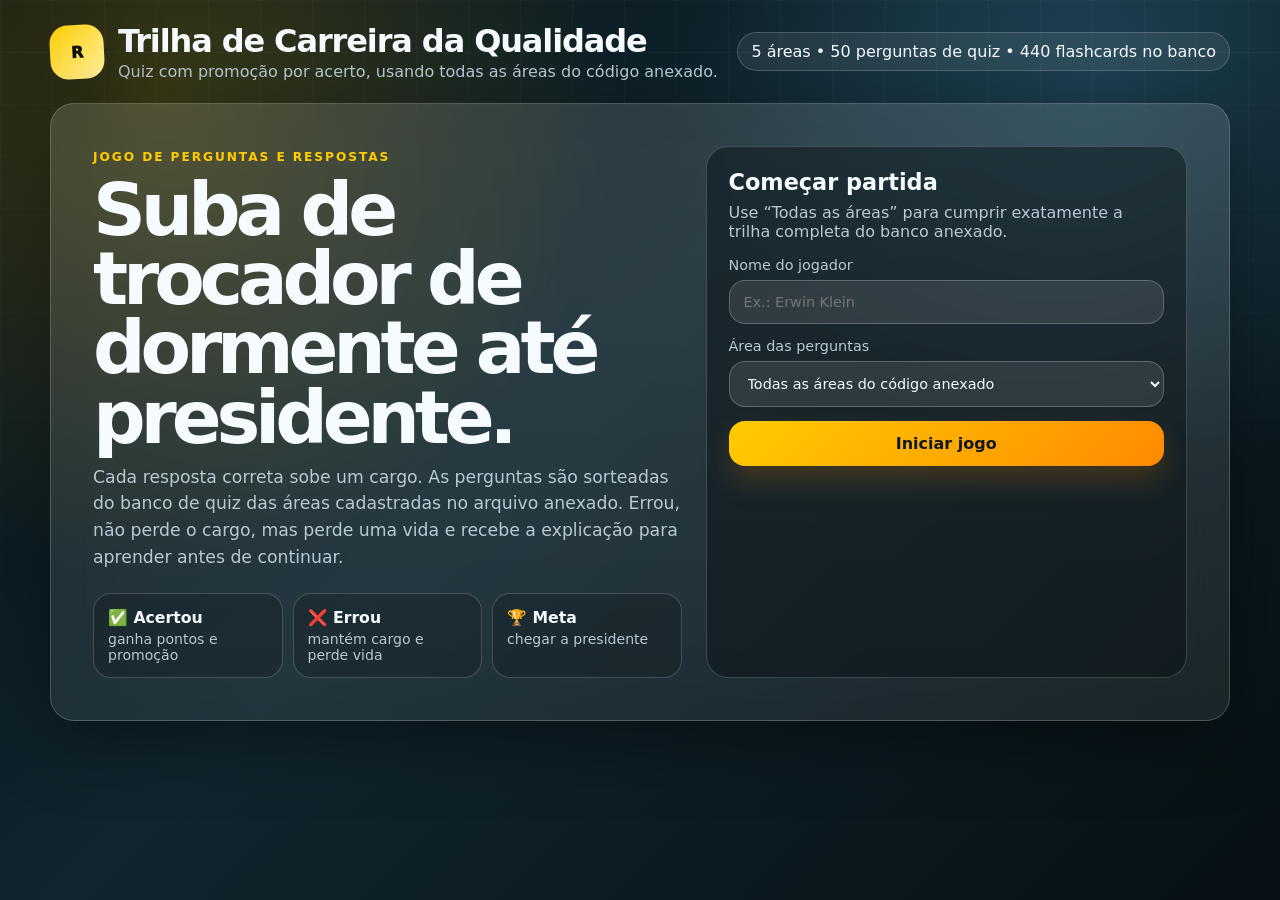
<file: index.html>
<!doctype html>
<html lang="pt-BR">
<head>
  <meta charset="UTF-8" />
  <meta name="viewport" content="width=device-width, initial-scale=1.0" />
  <title>Trilha de Carreira | Quiz Qualidade Rumo</title>
  <meta name="description" content="Jogo de perguntas e respostas com progressão de carreira usando as áreas do banco de dados anexado." />
  <style>
    :root {
      --bg: #071014;
      --bg-2: #0d1b22;
      --card: rgba(255,255,255,.095);
      --card-2: rgba(255,255,255,.14);
      --line: rgba(255,255,255,.18);
      --text: #f6fbff;
      --muted: #b8c8d2;
      --brand: #ffcc00;
      --brand-2: #ff8a00;
      --green: #41d17b;
      --red: #ff5d5d;
      --blue: #5cc8ff;
      --shadow: 0 22px 70px rgba(0,0,0,.38);
      --radius: 24px;
      --font: Inter, system-ui, -apple-system, BlinkMacSystemFont, "Segoe UI", sans-serif;
    }

    * { box-sizing: border-box; }

    body {
      margin: 0;
      min-height: 100vh;
      font-family: var(--font);
      color: var(--text);
      background:
        radial-gradient(circle at 12% 12%, rgba(255,204,0,.20), transparent 34%),
        radial-gradient(circle at 86% 8%, rgba(92,200,255,.18), transparent 30%),
        linear-gradient(135deg, #061016 0%, #10252e 44%, #071014 100%);
      overflow-x: hidden;
    }

    body::before {
      content: "";
      position: fixed;
      inset: 0;
      background-image:
        linear-gradient(rgba(255,255,255,.04) 1px, transparent 1px),
        linear-gradient(90deg, rgba(255,255,255,.04) 1px, transparent 1px);
      background-size: 52px 52px;
      mask-image: linear-gradient(to bottom, rgba(0,0,0,.7), transparent 80%);
      pointer-events: none;
    }

    button, input, select { font: inherit; }

    .shell {
      width: min(1180px, calc(100% - 28px));
      margin: 0 auto;
      padding: 22px 0 40px;
      position: relative;
    }

    .topbar {
      display: flex;
      align-items: center;
      justify-content: space-between;
      gap: 16px;
      margin-bottom: 22px;
    }

    .brand {
      display: flex;
      align-items: center;
      gap: 14px;
    }

    .brand-mark {
      width: 54px;
      height: 54px;
      border-radius: 18px;
      display: grid;
      place-items: center;
      color: #111;
      background: linear-gradient(135deg, var(--brand), #fff2a0);
      font-weight: 950;
      box-shadow: var(--shadow);
      transform: rotate(-3deg);
    }

    .brand h1 {
      margin: 0;
      font-size: clamp(1.2rem, 3vw, 2rem);
      letter-spacing: -.035em;
    }

    .brand p { margin: 2px 0 0; color: var(--muted); }

    .chip {
      border: 1px solid var(--line);
      background: rgba(255,255,255,.08);
      color: var(--text);
      border-radius: 999px;
      padding: 9px 13px;
      display: inline-flex;
      align-items: center;
      gap: 8px;
      white-space: nowrap;
    }

    .panel {
      border: 1px solid var(--line);
      background: linear-gradient(180deg, rgba(255,255,255,.13), rgba(255,255,255,.075));
      border-radius: var(--radius);
      box-shadow: var(--shadow);
      backdrop-filter: blur(18px);
    }

    .hero {
      padding: clamp(22px, 4vw, 42px);
      display: grid;
      grid-template-columns: 1.1fr .9fr;
      gap: 24px;
      align-items: stretch;
    }

    .eyebrow {
      color: var(--brand);
      text-transform: uppercase;
      letter-spacing: .16em;
      font-size: .76rem;
      font-weight: 900;
    }

    .hero h2 {
      margin: 10px 0 12px;
      font-size: clamp(2rem, 6vw, 4.6rem);
      line-height: .94;
      letter-spacing: -.07em;
    }

    .hero-copy p {
      margin: 0;
      color: var(--muted);
      font-size: 1.08rem;
      line-height: 1.55;
      max-width: 64ch;
    }

    .rules {
      display: grid;
      grid-template-columns: repeat(3, 1fr);
      gap: 10px;
      margin-top: 22px;
    }

    .rule {
      border: 1px solid var(--line);
      background: rgba(0,0,0,.16);
      border-radius: 18px;
      padding: 14px;
    }

    .rule strong { display: block; font-size: .98rem; }
    .rule span { display: block; color: var(--muted); font-size: .88rem; margin-top: 4px; }

    .setup-card {
      padding: 22px;
      background: rgba(7,16,20,.46);
      border: 1px solid var(--line);
      border-radius: 22px;
    }

    .setup-card h3 { margin: 0 0 8px; font-size: 1.4rem; }
    .setup-card p { margin: 0 0 16px; color: var(--muted); }

    label { display: block; color: var(--muted); font-size: .9rem; margin-bottom: 14px; }

    input, select {
      width: 100%;
      margin-top: 7px;
      border: 1px solid rgba(255,255,255,.22);
      background: rgba(255,255,255,.1);
      color: var(--text);
      border-radius: 16px;
      padding: 13px 14px;
      outline: none;
    }

    select option { color: #101820; }

    input:focus, select:focus { border-color: var(--brand); box-shadow: 0 0 0 4px rgba(255,204,0,.12); }

    .btn {
      border: 0;
      border-radius: 16px;
      padding: 13px 18px;
      color: #101820;
      background: linear-gradient(135deg, var(--brand), var(--brand-2));
      font-weight: 900;
      cursor: pointer;
      box-shadow: 0 14px 30px rgba(255,138,0,.2);
      transition: transform .18s ease, filter .18s ease, background .18s ease;
    }

    .btn:hover { transform: translateY(-1px); filter: brightness(1.04); }
    .btn:disabled { opacity: .6; cursor: not-allowed; transform: none; }

    .btn.secondary {
      color: var(--text);
      background: rgba(255,255,255,.12);
      box-shadow: none;
      border: 1px solid var(--line);
    }

    .btn.danger { background: linear-gradient(135deg, #ff8b8b, #ff4d4d); }

    .wide { width: 100%; }

    .game { display: none; }
    .game.active { display: block; }
    .landing.hidden { display: none; }

    .hud {
      display: grid;
      grid-template-columns: 1.1fr repeat(4, minmax(120px, .5fr));
      gap: 12px;
      margin-bottom: 16px;
    }

    .stat {
      border: 1px solid var(--line);
      background: rgba(255,255,255,.09);
      border-radius: 20px;
      padding: 14px;
      min-height: 86px;
    }

    .stat span { display: block; color: var(--muted); font-size: .78rem; text-transform: uppercase; letter-spacing: .08em; font-weight: 850; }
    .stat strong { display: block; margin-top: 5px; font-size: clamp(1.1rem, 2.8vw, 1.65rem); line-height: 1; }
    .stat small { color: var(--muted); }

    .career { padding: 18px; margin-bottom: 16px; overflow: hidden; }

    .career-head {
      display: flex;
      justify-content: space-between;
      gap: 12px;
      align-items: center;
      margin-bottom: 12px;
    }

    .career-head h3 { margin: 0; }
    .career-head p { margin: 4px 0 0; color: var(--muted); }

    .track {
      position: relative;
      height: 92px;
      border-radius: 22px;
      background:
        linear-gradient(90deg, rgba(255,204,0,.2), rgba(65,209,123,.18)),
        rgba(0,0,0,.20);
      border: 1px solid var(--line);
      overflow: hidden;
    }

    .track::before,
    .track::after {
      content: "";
      position: absolute;
      left: 0;
      right: 0;
      height: 4px;
      background: repeating-linear-gradient(90deg, rgba(255,255,255,.78) 0 32px, transparent 32px 52px);
      opacity: .42;
    }
    .track::before { top: 34px; }
    .track::after { bottom: 24px; }

    .train {
      position: absolute;
      top: 14px;
      left: 0%;
      transform: translateX(-6%);
      min-width: 118px;
      padding: 10px 13px;
      border-radius: 18px;
      background: #fff;
      color: #111;
      font-weight: 950;
      box-shadow: 0 10px 28px rgba(0,0,0,.28);
      transition: left .55s cubic-bezier(.2,.8,.2,1), transform .28s ease;
      z-index: 2;
      text-align: center;
    }

    .train.promote { transform: translateX(-6%) translateY(-5px) scale(1.045); }

    .progress-line {
      position: absolute;
      left: 0;
      top: 0;
      bottom: 0;
      width: 0%;
      background: linear-gradient(90deg, rgba(255,204,0,.35), rgba(65,209,123,.35));
      transition: width .55s cubic-bezier(.2,.8,.2,1);
    }

    .ladder {
      display: grid;
      grid-template-columns: repeat(14, minmax(34px, 1fr));
      gap: 6px;
      margin-top: 10px;
    }

    .rank-dot {
      border: 1px solid var(--line);
      border-radius: 12px;
      min-height: 42px;
      display: grid;
      place-items: center;
      background: rgba(255,255,255,.08);
      color: var(--muted);
      font-size: .74rem;
      text-align: center;
      padding: 4px;
    }
    .rank-dot.done { background: rgba(65,209,123,.18); color: var(--text); border-color: rgba(65,209,123,.38); }
    .rank-dot.now { background: rgba(255,204,0,.26); color: var(--brand); border-color: rgba(255,204,0,.68); transform: translateY(-2px); }

    .main-grid {
      display: grid;
      grid-template-columns: minmax(0, 1fr) 350px;
      gap: 16px;
      align-items: start;
    }

    .question-panel { padding: clamp(20px, 4vw, 32px); }

    .q-meta {
      display: flex;
      flex-wrap: wrap;
      gap: 8px;
      margin-bottom: 14px;
    }

    .pill {
      border: 1px solid var(--line);
      border-radius: 999px;
      padding: 7px 11px;
      background: rgba(255,255,255,.08);
      color: var(--muted);
      font-size: .84rem;
      font-weight: 750;
    }

    .pill.area { color: #111; background: var(--brand); border-color: transparent; }

    .question {
      margin: 0 0 20px;
      font-size: clamp(1.35rem, 3.5vw, 2.35rem);
      line-height: 1.12;
      letter-spacing: -.04em;
    }

    .answers { display: grid; gap: 11px; }

    .answer {
      width: 100%;
      border: 1px solid var(--line);
      background: rgba(255,255,255,.09);
      color: var(--text);
      border-radius: 18px;
      padding: 15px 16px;
      text-align: left;
      cursor: pointer;
      display: grid;
      grid-template-columns: 34px 1fr;
      gap: 12px;
      align-items: center;
      transition: transform .16s ease, border .16s ease, background .16s ease;
    }
    .answer:hover { transform: translateY(-1px); border-color: rgba(255,204,0,.55); }
    .answer .letter {
      width: 34px;
      height: 34px;
      border-radius: 12px;
      display: grid;
      place-items: center;
      background: rgba(255,255,255,.12);
      font-weight: 950;
      color: var(--brand);
    }
    .answer.correct { background: rgba(65,209,123,.18); border-color: rgba(65,209,123,.7); }
    .answer.wrong { background: rgba(255,93,93,.18); border-color: rgba(255,93,93,.7); }
    .answer.locked { cursor: default; }
    .answer.locked:hover { transform: none; }

    .feedback {
      display: none;
      margin-top: 18px;
      border-radius: 20px;
      padding: 16px;
      border: 1px solid var(--line);
      background: rgba(0,0,0,.22);
    }
    .feedback.show { display: block; }
    .feedback h4 { margin: 0 0 8px; font-size: 1.08rem; }
    .feedback p { margin: 0; color: var(--muted); line-height: 1.5; }
    .feedback.good { border-color: rgba(65,209,123,.48); }
    .feedback.bad { border-color: rgba(255,93,93,.48); }

    .actions-row { display: flex; gap: 10px; flex-wrap: wrap; margin-top: 16px; }

    .side { display: grid; gap: 16px; }
    .side-card { padding: 18px; }
    .side-card h3 { margin: 0 0 8px; }
    .side-card p { margin: 0; color: var(--muted); line-height: 1.5; }

    .area-list { display: grid; gap: 8px; margin-top: 12px; }
    .area-item {
      display: grid;
      grid-template-columns: 1fr auto;
      gap: 10px;
      align-items: center;
      border: 1px solid var(--line);
      background: rgba(255,255,255,.07);
      border-radius: 14px;
      padding: 10px;
      color: var(--muted);
      font-size: .9rem;
    }
    .area-item strong { color: var(--text); }
    .area-item.done { border-color: rgba(65,209,123,.45); background: rgba(65,209,123,.10); }

    .history {
      display: grid;
      gap: 8px;
      margin-top: 12px;
      max-height: 260px;
      overflow: auto;
      padding-right: 4px;
    }

    .history-item {
      border: 1px solid var(--line);
      border-radius: 14px;
      padding: 10px;
      background: rgba(255,255,255,.06);
      font-size: .9rem;
      color: var(--muted);
    }
    .history-item strong { color: var(--text); display:block; }
    .history-item.ok { border-color: rgba(65,209,123,.38); }
    .history-item.no { border-color: rgba(255,93,93,.38); }

    .end-panel {
      display: none;
      padding: clamp(22px, 5vw, 48px);
      text-align: center;
      margin-top: 18px;
    }
    .end-panel.show { display: block; }
    .end-panel h2 { margin: 8px 0 10px; font-size: clamp(2rem, 5vw, 4rem); letter-spacing: -.06em; }
    .end-panel p { color: var(--muted); max-width: 74ch; margin: 0 auto 18px; line-height: 1.6; }
    .certificate {
      margin: 20px auto;
      max-width: 780px;
      border: 2px dashed rgba(255,204,0,.55);
      border-radius: 24px;
      padding: 22px;
      background: rgba(255,255,255,.07);
      text-align: left;
    }
    .certificate strong { color: var(--brand); }

    .toast {
      position: fixed;
      left: 50%;
      bottom: 22px;
      transform: translateX(-50%) translateY(30px);
      opacity: 0;
      pointer-events: none;
      padding: 13px 16px;
      border-radius: 999px;
      background: rgba(255,255,255,.95);
      color: #101820;
      font-weight: 900;
      box-shadow: var(--shadow);
      transition: opacity .2s ease, transform .2s ease;
      z-index: 20;
    }
    .toast.show { opacity: 1; transform: translateX(-50%) translateY(0); }

    .confetti {
      position: fixed;
      inset: 0;
      pointer-events: none;
      overflow: hidden;
      z-index: 10;
    }
    .confetti span {
      position: absolute;
      top: -20px;
      width: 10px;
      height: 16px;
      background: var(--brand);
      animation: fall 1.7s linear forwards;
      border-radius: 3px;
    }
    @keyframes fall {
      to { transform: translateY(110vh) rotate(720deg); opacity: .2; }
    }

    @media (max-width: 980px) {
      .hero, .main-grid { grid-template-columns: 1fr; }
      .hud { grid-template-columns: repeat(2, 1fr); }
      .stat:first-child { grid-column: 1 / -1; }
      .rules { grid-template-columns: 1fr; }
      .ladder { grid-template-columns: repeat(7, 1fr); }
    }

    @media (max-width: 620px) {
      .topbar { align-items: flex-start; flex-direction: column; }
      .hud { grid-template-columns: 1fr; }
      .career-head { flex-direction: column; align-items: flex-start; }
      .answer { grid-template-columns: 30px 1fr; }
      .train { min-width: 92px; font-size: .82rem; }
      .ladder { grid-template-columns: repeat(4, 1fr); }
    }

    @media print {
      body { background: #fff; color: #111; }
      .topbar, .landing, .game > :not(.end-panel), .toast, .confetti { display: none !important; }
      .end-panel { display: block !important; box-shadow: none; border-color: #111; background: #fff; }
      .end-panel p, .certificate { color: #111; }
    }
  </style>
</head>
<body>
  <div class="shell">
    <header class="topbar">
      <div class="brand">
        <div class="brand-mark">R</div>
        <div>
          <h1>Trilha de Carreira da Qualidade</h1>
          <p>Quiz com promoção por acerto, usando todas as áreas do código anexado.</p>
        </div>
      </div>
      <span class="chip" id="bankChip">Carregando banco...</span>
    </header>

    <main>
      <section class="landing panel" id="landing">
        <div class="hero">
          <div class="hero-copy">
            <span class="eyebrow">jogo de perguntas e respostas</span>
            <h2>Suba de trocador de dormente até presidente.</h2>
            <p>
              Cada resposta correta sobe um cargo. As perguntas são sorteadas do banco de quiz das áreas cadastradas no arquivo anexado. Errou, não perde o cargo, mas perde uma vida e recebe a explicação para aprender antes de continuar.
            </p>
            <div class="rules">
              <div class="rule"><strong>✅ Acertou</strong><span>ganha pontos e promoção</span></div>
              <div class="rule"><strong>❌ Errou</strong><span>mantém cargo e perde vida</span></div>
              <div class="rule"><strong>🏆 Meta</strong><span>chegar a presidente</span></div>
            </div>
          </div>

          <form class="setup-card" id="setupForm">
            <h3>Começar partida</h3>
            <p>Use “Todas as áreas” para cumprir exatamente a trilha completa do banco anexado.</p>
            <label>
              Nome do jogador
              <input id="playerName" type="text" placeholder="Ex.: Erwin Klein" maxlength="60" required />
            </label>
            <label>
              Área das perguntas
              <select id="areaSelect"></select>
            </label>
            <button class="btn wide" type="submit">Iniciar jogo</button>
            <button class="btn secondary wide" id="resumeBtn" type="button" style="margin-top:10px; display:none;">Continuar partida salva</button>
          </form>
        </div>
      </section>

      <section class="game" id="game">
        <div class="hud">
          <div class="stat">
            <span>Jogador / cargo atual</span>
            <strong id="playerCargo">—</strong>
            <small id="playerLine">—</small>
          </div>
          <div class="stat"><span>Nível</span><strong id="levelStat">1/14</strong><small id="nextRank">Próximo: —</small></div>
          <div class="stat"><span>Acertos</span><strong id="correctStat">0</strong><small id="streakStat">Sequência: 0</small></div>
          <div class="stat"><span>Vidas</span><strong id="livesStat">❤️❤️❤️❤️❤️</strong><small>erros permitidos</small></div>
          <div class="stat"><span>Pontos</span><strong id="scoreStat">0</strong><small>+ bônus por sequência</small></div>
        </div>

        <section class="career panel">
          <div class="career-head">
            <div>
              <h3>Escada de cargos</h3>
              <p id="careerText">Responda para avançar na trilha.</p>
            </div>
            <div class="actions-row" style="margin-top:0;">
              <button class="btn secondary" id="restartBtn" type="button">Reiniciar</button>
              <button class="btn secondary" id="backHomeBtn" type="button">Tela inicial</button>
            </div>
          </div>
          <div class="track" aria-label="Progresso na carreira">
            <div class="progress-line" id="progressLine"></div>
            <div class="train" id="train">🚂 Nível 1</div>
          </div>
          <div class="ladder" id="ladder"></div>
        </section>

        <div class="main-grid">
          <section class="question-panel panel" id="questionPanel">
            <div class="q-meta">
              <span class="pill area" id="questionArea">Área</span>
              <span class="pill" id="questionDoc">Documento</span>
              <span class="pill" id="questionCount">Pergunta 1</span>
            </div>
            <h2 class="question" id="questionText">—</h2>
            <div class="answers" id="answers"></div>

            <div class="feedback" id="feedback">
              <h4 id="feedbackTitle">—</h4>
              <p id="feedbackText">—</p>
              <div class="actions-row">
                <button class="btn" id="nextBtn" type="button">Próxima pergunta</button>
              </div>
            </div>
          </section>

          <aside class="side">
            <section class="side-card panel">
              <h3>Áreas do banco</h3>
              <p>O jogo alterna as áreas para cobrir o conteúdo anexado.</p>
              <div class="area-list" id="areaList"></div>
            </section>

            <section class="side-card panel">
              <h3>Histórico da partida</h3>
              <p>Últimas respostas e promoções.</p>
              <div class="history" id="history"></div>
            </section>
          </aside>
        </div>
      </section>

      <section class="end-panel panel" id="endPanel">
        <span class="eyebrow" id="endKicker">resultado</span>
        <h2 id="endTitle">—</h2>
        <p id="endText">—</p>
        <div class="certificate" id="certificate"></div>
        <div class="actions-row" style="justify-content:center;">
          <button class="btn" id="playAgainBtn" type="button">Jogar novamente</button>
          <button class="btn secondary" id="printBtn" type="button">Imprimir certificado</button>
        </div>
      </section>
    </main>
  </div>

  <div class="toast" id="toast">Promoção!</div>
  <div class="confetti" id="confetti" aria-hidden="true"></div>

  <script>
/*
  Banco de conteúdo do mini curso.
  Para adicionar novas áreas, copie o objeto "dormente-concreto", altere id, area, document, flashcards e quiz.
  O site soma automaticamente as áreas quando o usuário escolhe "Todas as áreas".
*/
const TRAINING_DATA = [
  {
    id: 'dormente-concreto',
    area: 'Dormente de concreto',
    shortName: 'Dormentes',
    document: 'PO-SPE-160 R1',
    sourceLabel: 'Inspeção de Dormente de Concreto para Reparo e Refugo em Fábrica e Pátio',
    flashcards: [
      {
        category: 'Objetivo',
        front: 'Qual é o objetivo principal do procedimento PO-SPE-160?',
        back: 'Estabelecer critérios técnicos para inspeção de dormentes de concreto, indicando quando há possibilidade de reparo superficial e quando a peça deve ser rejeitada/refugada para preservar segurança, desempenho e conformidade.'
      },
      {
        category: 'Aplicação',
        front: 'Quem deve aplicar este procedimento na rotina da Rumo?',
        back: 'Colaboradores da Qualidade de Materiais, Operação de Via e Modernização que atuam com aplicação e manutenção de dormentes de concreto ao longo da ferrovia.'
      },
      {
        category: 'Ferramentas',
        front: 'Você vai iniciar a inspeção visual de dormentes novos. Quais instrumentos de medição precisa ter em mãos?',
        back: 'Trena, fissurômetro ou lupa para medir fissuras, e paquímetro. Esses instrumentos apoiam a medição de vazios, quebras, fissuras e dimensões relevantes.'
      },
      {
        category: 'Eixos de medição',
        front: 'Na metodologia do eixo, o que significam X, Y e Z?',
        back: 'X representa o comprimento, Y representa a altura e Z representa a profundidade. Essa padronização evita interpretações diferentes durante a medição.'
      },
      {
        category: 'Reparo',
        front: 'Um dormente é passível de reparo superficial. Que tipo de material deve ser priorizado?',
        back: 'Material adequado, preferencialmente à base cimentícia ou similar validado com o fornecedor e a Rumo, sem comprometer mecanicamente o elemento e sem gerar risco à durabilidade.'
      },
      {
        category: 'Reparo',
        front: 'Após aplicar material cimentício de reparo, qual cuidado evita fissuração e desplacamento prematuro?',
        back: 'Proteger o reparo jovem dos raios solares, garantir processo de cura e evitar movimentação imediata até o material adquirir resistência suficiente para transporte ou deslocamento.'
      },
      {
        category: 'Região do trilho',
        front: 'Na área de apoio do trilho, há até 3 pequenos vazios com profundidade ≤2 mm, comprimento ≤3 mm e largura ≤3 mm. Qual é a decisão?',
        back: 'Aceitar. Essas irregularidades estão dentro dos limites de aceitação para pequenos vazios na região de apoio do trilho.'
      },
      {
        category: 'Região do trilho',
        front: 'Na região do trilho, existem até 3 vazios com profundidade entre >3 e ≤5 mm, comprimento entre >4 e ≤10 mm e largura entre >4 e ≤10 mm. Qual é a decisão?',
        back: 'Reparar conforme o procedimento de reparo superficial. A ocorrência já passou do limite de aceitação, mas ainda está dentro da faixa reparável.'
      },
      {
        category: 'Região do trilho',
        front: 'Na região de apoio do trilho, uma única medida do vazio ultrapassou o limite de aceitação. O que fazer?',
        back: 'Aplicar a próxima condição. A nota das tabelas orienta que, se apenas uma das medidas for excedida, deve-se passar para a condição seguinte.'
      },
      {
        category: 'Região do trilho',
        front: 'Na área do trilho, o vazio tem profundidade >6 mm, comprimento >11 mm ou largura >11 mm. Qual é a classificação?',
        back: 'Grande vazio não reparável. O dormente deve ser refugado sem reparo.'
      },
      {
        category: 'Fora da região do trilho',
        front: 'Fora da região do trilho, microbolhas ou pequenos vazios superficiais são sempre motivo de rejeição?',
        back: 'Não. São toleráveis se não estiverem concentrados/coalescidos e se respeitarem os limites dimensionais estabelecidos.'
      },
      {
        category: 'Fora da região do trilho',
        front: 'Fora da região do trilho, há no máximo 3 vazios com profundidade, comprimento e altura ≤5 mm. Qual é a decisão?',
        back: 'Aceitar. Essa condição está dentro do limite de aceitação para vazios fora da região do trilho.'
      },
      {
        category: 'Fora da região do trilho',
        front: 'Fora da região do trilho, os vazios têm profundidade >6 e ≤10 mm, comprimento >6 e ≤20 mm, altura >6 e ≤20 mm, com no máximo 5 vazios. Qual é a decisão?',
        back: 'Reparar. Essa é a faixa reparável para vazios fora da região do trilho.'
      },
      {
        category: 'Fora da região do trilho',
        front: 'Qual gabarito deve ser usado para inspecionar vazios no concreto fora da região do trilho?',
        back: 'Um gabarito quadrado de 100 mm x 100 mm, usado para avaliar a distribuição e as dimensões dos vazios na área inspecionada.'
      },
      {
        category: 'Bolhas alveoladas',
        front: 'O fiscal encontra grandes vazios do tipo bolhas alveoladas em dormente protendido. Pode reparar?',
        back: 'Não. Grandes vazios/bolhas alveoladas não são permitidos, inclusive em peças já reparadas. A peça deve ser rejeitada/refugada por risco à integridade estrutural e durabilidade.'
      },
      {
        category: 'Testeira',
        front: 'Na testeira, há exposição do fio da armadura por vazio com até 30 mm de profundidade. Qual é a decisão?',
        back: 'É tolerável para reparo. Acima disso, a condição muda para refugo conforme o limite de exposição do fio.'
      },
      {
        category: 'Testeira',
        front: 'Na testeira, há exposição de um fio da armadura igual ou superior a 31 mm. Qual é a decisão?',
        back: 'Refugar o dormente. Essa exposição ultrapassa o limite tolerável para reparo em vazios na testeira.'
      },
      {
        category: 'Testeira',
        front: 'Há grande vazio na testeira sem aço exposto, com profundidade de até 50 mm. Qual é a decisão?',
        back: 'Reparar, desde que esteja dentro dos demais critérios aplicáveis. Vazio na testeira sem aço exposto acima de 51 mm deve ser refugado.'
      },
      {
        category: 'Testeira',
        front: 'O vazio da testeira se propaga para a lateral. Até que limite a peça ainda pode receber reparo?',
        back: 'Até 50 mm de continuidade/propagação é tolerável para reparo. Passando de 51 mm, o dormente deve ser refugado.'
      },
      {
        category: 'Quebras laterais/superiores',
        front: 'Quebra lateral ou superior fora da região do trilho, sem aço exposto, com profundidade ≤10 mm, comprimento ≤49 mm e altura ≤29 mm. Qual é a decisão?',
        back: 'Aceitar. A ocorrência está dentro dos limites de aceitação para quebras laterais e superiores sem aço exposto.'
      },
      {
        category: 'Quebras laterais/superiores',
        front: 'Quebra lateral/superior sem aço exposto com profundidade >10 e ≤20 mm, comprimento >50 e ≤200 mm, altura >30 e ≤150 mm. Qual é a decisão?',
        back: 'Reparar. A ocorrência está na faixa reparável para quebras laterais e superiores fora da região do trilho.'
      },
      {
        category: 'Aço exposto',
        front: 'Uma quebra, mesmo dentro de dimensão aparentemente pequena, expôs aço da armadura. O que deve ser feito?',
        back: 'Refugar o dormente. O procedimento registra que, caso a quebra exponha o aço da armadura, o dormente será refugado.'
      },
      {
        category: 'Quebra na testeira',
        front: 'Quebra na testeira sem aço exposto com profundidade >11 e ≤50 mm, comprimento >50 e ≤100 mm, altura >30 e ≤100 mm. Qual é a decisão?',
        back: 'Reparar. Essa é a faixa de reparo para quebras na testeira sem exposição de armadura.'
      },
      {
        category: 'Quebra na testeira',
        front: 'A quebra na testeira, sem aço exposto, aparece junto com quebra lateral. Quando ainda pode ser reparada?',
        back: 'Quando a quebra lateral associada estiver até no máximo 100 mm de comprimento/altura. Acima desse limite, a peça deve ser refugada.'
      },
      {
        category: 'Testeira com aço',
        front: 'Quebra na testeira com exposição do fio de protensão pode receber reparo?',
        back: 'Não. O procedimento não permite reparo para quebra na testeira com aço exposto. Para segregação futura C2, considera-se exposição até 20 mm; igual ou superior a 21 mm é refugo sem C2.'
      },
      {
        category: 'Fissuras',
        front: 'Há fissura no concreto ao redor da ombreira. Qual é a decisão?',
        back: 'Refugar o dormente. Fissura ao redor da ombreira não permite reparo.'
      },
      {
        category: 'Fissuras',
        front: 'A fissura na testeira passa pelos fios de protensão, independentemente da espessura e do comprimento. Qual é a decisão?',
        back: 'Não é permitido reparo. O dormente deve ser refugado.'
      },
      {
        category: 'Fissura longitudinal',
        front: 'Fissura longitudinal lateral sem atingir o aço: espessura ≤0,10 mm e comprimento ≤10 mm. Qual é a decisão?',
        back: 'Aceitar. Está dentro do limite de aceitação da tabela de fissuras longitudinais sem atingir o aço.'
      },
      {
        category: 'Fissura longitudinal',
        front: 'Fissura longitudinal lateral sem atingir o aço: espessura >0,15 e ≤0,50 mm, comprimento >11 e ≤100 mm. Qual é a decisão?',
        back: 'Reparar conforme item 6.3. A fissura não atinge o aço e está na faixa reparável.'
      },
      {
        category: 'Fissura longitudinal',
        front: 'Fissura longitudinal lateral sem atingir o aço com espessura ≥0,55 mm ou comprimento >101 mm. Qual é a decisão?',
        back: 'Refugar imediatamente, pois excede o limite de reparo para fissuras longitudinais sem atingir aço.'
      },
      {
        category: 'Fissura transversal/autógena',
        front: 'No lote há fissura transversal de retração/autógena com espessura >0,55 mm. Qual é a decisão?',
        back: 'Refugar imediatamente o dormente com essa fissura.'
      },
      {
        category: 'Fissura transversal/autógena',
        front: 'A fissura transversal/autógena tem espessura ≤0,50 mm. Qual é o procedimento de verificação?',
        back: 'Separar 2 dormentes com as fissuras para ensaios de momentos fletores positivo/negativo no centro e na região do trilho. A fissura não pode se propagar em espessura ou comprimento; se não aprovar, refugiar.'
      },
      {
        category: 'Fios de protensão',
        front: 'Quais tolerâncias de posicionamento dos fios de protensão devem ser respeitadas?',
        back: 'Posicionamento vertical das armaduras ativas: ±3 mm. Posicionamento horizontal: ±6 mm.'
      },
      {
        category: 'Fios de protensão',
        front: 'Um fio de protensão está fora da tolerância vertical ou horizontal do projeto. O dormente pode ser liberado?',
        back: 'Não. Qualquer fio fora dos limites especificados gera refugo, sem permissão de utilização ou liberação.'
      },
      {
        category: 'Palmilha USP',
        front: 'Qual distância a palmilha USP deve manter dos bordos do dormente na lateral e na testeira?',
        back: 'De 5 mm a 25 mm dos bordos, para evitar que a palmilha seja arrancada durante a socaria do lastro.'
      },
      {
        category: 'Palmilha USP',
        front: 'A palmilha USP ficou com distância de bordo menor que 5 mm. O que fazer?',
        back: 'Realizar corte da palmilha USP para correção, conforme indicado no procedimento.'
      },
      {
        category: 'Palmilha USP',
        front: 'A palmilha USP ultrapassou o bordo do dormente. Qual é a destinação?',
        back: 'Separar para futuro dormente C2. Dormentes fora das medidas descritas devem ser segregados para essa destinação.'
      },
      {
        category: 'Palmilha USP',
        front: 'Qual é o adensamento mínimo do elastômero da palmilha USP no concreto fresco?',
        back: 'Além da camada de conexão, deve haver no mínimo 2 mm do elastômero adensado.'
      },
      {
        category: 'Reparo USP',
        front: 'A USP foi danificada no manuseio. Qual é a primeira etapa do reparo?',
        back: 'Remover completamente a palmilha USP danificada. Se a remoção causar dano no dormente, tratar a avaria conforme os critérios do procedimento.'
      },
      {
        category: 'Reparo USP',
        front: 'Após remover a USP danificada, como preparar a superfície para receber o novo elemento?',
        back: 'Realizar lixamento da área para garantir superfície regular, nivelada e adequada à instalação da nova palmilha.'
      },
      {
        category: 'Reparo USP',
        front: 'Depois da limpeza e aplicação do agente de aderência, quando o dormente pode ser liberado?',
        back: 'Após a secagem completa do material aplicado, com inspeção da equipe de Qualidade da Rumo. Quando necessário, realizar ensaio de arrancamento para verificar a eficiência do reparo.'
      }
    ],
    quiz: [
      {
        question: 'Quais instrumentos são listados para a inspeção de dormentes de concreto?',
        options: ['Trena, fissurômetro ou lupa para medir fissuras, e paquímetro', 'Prumo, nível óptico, termômetro e martelete', 'Tacômetro, goniômetro, dinamômetro e nível laser', 'Apenas inspeção visual, sem instrumento'],
        answer: 0,
        explanation: 'O procedimento lista trena, fissurômetro ou lupa para medir fissuras, e paquímetro.'
      },
      {
        question: 'Na metodologia de eixos do procedimento, o eixo Z corresponde a:',
        options: ['Comprimento', 'Altura', 'Profundidade', 'Largura do boleto'],
        answer: 2,
        explanation: 'X é comprimento, Y é altura e Z é profundidade.'
      },
      {
        question: 'Na área de apoio do trilho, um vazio com profundidade entre >3 e ≤5 mm, comprimento entre >4 e ≤10 mm e largura entre >4 e ≤10 mm, com no máximo 3 vazios, deve ser:',
        options: ['Aceito sem ação', 'Reparado', 'Liberado apenas com pintura', 'Refugado sempre, sem avaliar dimensão'],
        answer: 1,
        explanation: 'Essa é a faixa indicada para reparo em vazios na região de apoio do trilho.'
      },
      {
        question: 'Grandes vazios do tipo bolhas alveoladas em dormente protendido devem ser:',
        options: ['Aceitos quando estiverem fora da região do trilho', 'Reparados com qualquer argamassa disponível', 'Rejeitados/refugados, inclusive em peças reparadas', 'Aprovados se a superfície for lixada'],
        answer: 2,
        explanation: 'Bolhas alveoladas não são permitidas, pois podem comprometer integridade estrutural e durabilidade.'
      },
      {
        question: 'Na testeira, a exposição de um fio da armadura por vazio com profundidade igual ou superior a 31 mm leva a qual decisão?',
        options: ['Aceitação', 'Reparo obrigatório', 'Refugo do dormente', 'Apenas registro fotográfico'],
        answer: 2,
        explanation: 'Exposição igual ou superior a 31 mm é motivo de refugo.'
      },
      {
        question: 'Caso uma quebra exponha aço da armadura, a decisão correta é:',
        options: ['Reparar e liberar', 'Refugar o dormente', 'Cortar apenas a área quebrada', 'Aguardar 24 horas e reinspecionar'],
        answer: 1,
        explanation: 'A nota do procedimento estabelece que, se a quebra expõe o aço da armadura, o dormente será refugado.'
      },
      {
        question: 'Fissura no concreto ao redor da ombreira deve ser tratada como:',
        options: ['Ocorrência aceitável', 'Reparo superficial simples', 'Refugo, sem permissão de reparo', 'Apenas C2 automático'],
        answer: 2,
        explanation: 'Fissura ao redor da ombreira não permite reparo; o dormente deve ser refugado.'
      },
      {
        question: 'As tolerâncias gerais de posicionamento dos fios de protensão são:',
        options: ['±1 mm vertical e ±1 mm horizontal', '±3 mm vertical e ±6 mm horizontal', '±6 mm vertical e ±3 mm horizontal', '±10 mm vertical e ±10 mm horizontal'],
        answer: 1,
        explanation: 'O procedimento define ±3 mm para posicionamento vertical e ±6 mm para horizontal.'
      },
      {
        question: 'A palmilha USP deve ficar a que distância dos bordos do dormente?',
        options: ['0 a 5 mm', '5 a 25 mm', '25 a 50 mm', 'Acima de 51 mm'],
        answer: 1,
        explanation: 'A distância especificada é de 5 mm a 25 mm dos bordos na lateral e testeira.'
      },
      {
        question: 'No reparo de USP danificada no manuseio, qual sequência resume corretamente o procedimento?',
        options: ['Pintar a USP, movimentar o dormente e liberar', 'Remover a USP danificada, lixar/preparar a superfície, restaurar quando aplicável, aplicar agente de aderência, instalar nova USP e inspecionar após secagem', 'Cortar o dormente, aplicar óleo e colar a mesma USP', 'Somente fotografar e arquivar'],
        answer: 1,
        explanation: 'Essa sequência reúne as etapas descritas para o reparo de USP danificada no manuseio.'
      }
    ]
  },
{
    "id": "brita-lastro",
    "area": "Brita para lastro",
    "shortName": "Brita",
    "document": "MAN-VP-L-MTE-LT-0003-03 + MAN-VP-T-ETM-ES-0006-05 R5",
    "sourceLabel": "Cartilha de Inspeção de Brita para Lastro em Campo e Especificação Técnica de Pedra Britada para Lastro Ferroviário",
    "flashcards": [
        {
            "category": "Finalidade",
            "front": "Qual é a finalidade da cartilha de inspeção de brita para lastro em campo?",
            "back": "Auxiliar os envolvidos no recebimento e no controle de qualidade da brita para lastro por meio de inspeção visual de aspecto, forma e dimensão e, quando necessário, por ensaios específicos de forma e granulometria."
        },
        {
            "category": "Material",
            "front": "O que é a pedra britada para lastro ferroviário na especificação técnica da Rumo?",
            "back": "É a pedra britada destinada ao uso como lastro ferroviário na Rumo, produzida a partir de rocha dura e sã, com características petrográficas adequadas."
        },
        {
            "category": "Prioridade normativa",
            "front": "Se houver diferença entre a especificação da Rumo e uma norma ABNT, qual critério prevalece?",
            "back": "Quando a especificação da Rumo for mais restritiva que a norma ABNT, prevalece a especificação da Rumo."
        },
        {
            "category": "Contaminação",
            "front": "Durante o recebimento, o fiscal identifica argila, areia, matéria orgânica ou outros finos misturados à brita. Qual é a ação?",
            "back": "Não aceitar o material. A presença de materiais que não sejam fragmentos de rocha dura e sã caracteriza lastro contaminado."
        },
        {
            "category": "Contaminação",
            "front": "Qualquer material contaminando a pedra britada é encontrado antes do carregamento em vagões. O que deve acontecer?",
            "back": "O material deve ser recusado e o fornecedor deve ser comunicado para substituição antes do carregamento, quando aplicável."
        },
        {
            "category": "Forma da brita",
            "front": "O lote apresenta muitas partículas lamelares ou alongadas. Qual é o limite visual que orienta a recusa?",
            "back": "Se a estimativa de partículas lamelares/não cúbicas no lote estiver acima de 15%, o fiscal deve recusar o lote por motivo de contaminação."
        },
        {
            "category": "Forma da brita",
            "front": "Na inspeção visual, a brita parece não cúbica, mas o fiscal não tem certeza do percentual. O que deve ser feito?",
            "back": "A incidência acima do admissível deve ser comunicada imediatamente ao fornecedor; se necessário, deve ser solicitado exame de forma em laboratório."
        },
        {
            "category": "Forma da brita",
            "front": "Qual forma média das partículas é exigida para o lastro ferroviário?",
            "back": "A forma média deve ser cúbica, conforme o ensaio pelo método do paquímetro ou calibre indicado na especificação."
        },
        {
            "category": "Forma da brita",
            "front": "Pela Tabela 2 da ETM, qual é o percentual máximo de partículas não cúbicas para granito?",
            "back": "Para granito, o máximo é 15% de partículas não cúbicas."
        },
        {
            "category": "Forma da brita",
            "front": "Pela Tabela 2 da ETM, qual é o percentual máximo de partículas não cúbicas para basalto?",
            "back": "Para basalto, o máximo é 17% de partículas não cúbicas."
        },
        {
            "category": "Forma da brita",
            "front": "Pela Tabela 2 da ETM, qual é o percentual máximo de partículas não cúbicas para calcário calcítico, calcário dolomítico e outras litologias?",
            "back": "O máximo é 15% de partículas não cúbicas para calcário calcítico, calcário dolomítico e outras litologias."
        },
        {
            "category": "Granulometria",
            "front": "A inspeção visual aponta quantidade significativa de fragmentos fora da faixa granulométrica. Qual é a ação de campo?",
            "back": "Não aceitar de imediato e realizar ensaio de granulometria quando houver peneira e balança disponíveis; na falta desses recursos, solicitar os devidos ensaios ao fornecedor."
        },
        {
            "category": "Granulometria",
            "front": "Qual é a faixa dimensional geral da brita para lastro indicada na cartilha de campo?",
            "back": "A faixa de referência é entre 12,7 mm e 63,5 mm. Fragmentos em quantidade significativa fora dessa faixa indicam granulometria fora do padrão."
        },
        {
            "category": "Granulometria",
            "front": "Por que excesso de finos no lastro é problema para a via?",
            "back": "Quanto maior a quantidade de finos, menor a permeabilidade e maior a rigidez do lastro, prejudicando o desempenho e aumentando a necessidade de intervenção."
        },
        {
            "category": "Granulometria R5",
            "front": "Na especificação MAN-VP-T-ETM-ES-0006-05 R5, a graduação da pedra britada é limitada entre quais malhas?",
            "back": "Entre 12,7 mm (1/2”) e 63,5 mm (2.1/2”), com tolerância máxima de 5% além da menor dimensão, condicionada aos percentuais indicados na curva granulométrica."
        },
        {
            "category": "Granulometria R5",
            "front": "No Plano 24 da AREMA, qual percentual deve reter na peneira de 3 polegadas / 76,2 mm?",
            "back": "0%. Não deve haver retenção nessa malha conforme a Tabela 1 da especificação."
        },
        {
            "category": "Granulometria R5",
            "front": "No Plano 24 da AREMA, qual percentual deve reter na peneira de 2.1/2 polegadas / 63,5 mm?",
            "back": "De 0% a 10% de retenção."
        },
        {
            "category": "Granulometria R5",
            "front": "No Plano 24 da AREMA, qual percentual deve reter na peneira de 1.1/2 polegadas / 38,1 mm?",
            "back": "De 40% a 75% de retenção."
        },
        {
            "category": "Granulometria R5",
            "front": "No Plano 24 da AREMA, qual percentual deve reter na peneira de 3/4 polegada / 19,1 mm?",
            "back": "De 90% a 100% de retenção."
        },
        {
            "category": "Granulometria R5",
            "front": "No Plano 24 da AREMA, qual percentual deve reter na peneira de 1/2 polegada / 12,7 mm?",
            "back": "De 95% a 100% de retenção."
        },
        {
            "category": "Amostragem de campo",
            "front": "Para o ensaio de granulometria em campo, onde a amostra deve ser coletada na pilha e qual massa é necessária?",
            "back": "A brita deve ser coletada em 3 pontos da pilha: topo, meio e base. A cartilha indica necessidade de 35 kg."
        },
        {
            "category": "Amostragem de campo",
            "front": "Após coletar a brita para ensaio de granulometria, como reduzir a amostra pelo método de quarteamento?",
            "back": "Em superfície rígida, limpa e plana, achatar o cone, dividir ao meio, dividir novamente e eliminar duas partes em sentido diagonal."
        },
        {
            "category": "Ensaio de granulometria",
            "front": "Qual é o primeiro passo do ensaio de granulometria após preparar a amostra?",
            "back": "Pesar a amostra na balança."
        },
        {
            "category": "Ensaio de granulometria",
            "front": "Como as peneiras devem ser montadas no ensaio de granulometria?",
            "back": "As peneiras devem estar previamente limpas e encaixadas em um único conjunto, com abertura de malha em ordem crescente da base para o topo."
        },
        {
            "category": "Ensaio de granulometria",
            "front": "Depois de montar as peneiras, qual é a sequência básica do ensaio?",
            "back": "Colocar a amostra sobre a peneira superior, promover agitação mecânica por tempo razoável, remover o material retido para bandejas identificadas e limpar as peneiras."
        },
        {
            "category": "Ensaio de granulometria",
            "front": "Ao escovar a peneira, como classificar o material removido pelo lado interno e pela parte inferior?",
            "back": "O material removido pelo lado interno é considerado retido e deve ser juntado à bandeja. O material desprendido na parte inferior é considerado passante."
        },
        {
            "category": "Ensaio de granulometria",
            "front": "Após separar o material nas peneiras, quais cálculos devem ser feitos?",
            "back": "Pesar o material retido em cada peneira e no fundo do conjunto, descontar o peso da peneira, calcular as porcentagens médias, retida e acumulada, e comparar com a especificação técnica da Rumo."
        },
        {
            "category": "Ensaio de forma",
            "front": "Quantos fragmentos são usados como referência no ensaio de forma da cartilha?",
            "back": "O ensaio trabalha com 100 fragmentos, distribuídos por fração conforme a equação Ni = (100 / soma das frações retidas) × Fi."
        },
        {
            "category": "Ensaio de forma",
            "front": "No ensaio de forma, o que representa Ni na equação de preparação da amostra?",
            "back": "Ni é a quantidade de fragmentos da fração i que será medida no ensaio."
        },
        {
            "category": "Ensaio de forma",
            "front": "Quais dimensões devem ser medidas em cada fragmento no ensaio de forma?",
            "back": "Devem ser medidas as dimensões a, b e c, com paquímetro, em centímetros, considerando um paralelogramo em que o fragmento possa ser circunscrito."
        },
        {
            "category": "Ensaio de forma",
            "front": "No ensaio de forma, o que representa a dimensão 'a'?",
            "back": "A dimensão 'a' é a maior distância entre dois pontos A e B do corpo de prova."
        },
        {
            "category": "Ensaio de forma",
            "front": "No ensaio de forma, o que representa a dimensão 'b'?",
            "back": "A dimensão 'b' é a distância média: a distância entre duas retas paralelas à reta AB, tangenciando os pontos C e D do fragmento."
        },
        {
            "category": "Ensaio de forma",
            "front": "No ensaio de forma, o que representa a dimensão 'c'?",
            "back": "A dimensão 'c' é a menor distância: a maior distância entre dois planos paralelos às retas AB e CD que tangenciem a superfície do corpo de prova."
        },
        {
            "category": "Classificação da forma",
            "front": "Como classificar um fragmento com b/a ≥ 0,5 e c/b ≥ 0,5?",
            "back": "Classificação cúbica."
        },
        {
            "category": "Classificação da forma",
            "front": "Como classificar um fragmento com b/a < 0,5 e c/b ≥ 0,5?",
            "back": "Classificação alongada."
        },
        {
            "category": "Classificação da forma",
            "front": "Como classificar um fragmento com b/a ≥ 0,5 e c/b < 0,5?",
            "back": "Classificação lamelar."
        },
        {
            "category": "Classificação da forma",
            "front": "Como classificar um fragmento com b/a < 0,5 e c/b < 0,5?",
            "back": "Classificação alongada-lamelar."
        },
        {
            "category": "Classificação da forma",
            "front": "Depois de medir a, b e c dos fragmentos, o que deve ser calculado?",
            "back": "Calcular b/a e c/b, arredondar ao décimo, classificar cada fragmento, calcular as médias e contar os indivíduos cúbicos e não cúbicos para obter suas porcentagens."
        },
        {
            "category": "Resistência ao desgaste",
            "front": "Qual ensaio avalia a resistência ao desgaste da pedra britada para lastro?",
            "back": "O ensaio de abrasão Los Angeles, graduação E ou F, conforme a norma aplicável."
        },
        {
            "category": "Resistência ao desgaste",
            "front": "Qual é o limite máximo de abrasão Los Angeles para granito?",
            "back": "Para granito, a redução de peso máxima admitida é 35%."
        },
        {
            "category": "Resistência ao desgaste",
            "front": "Qual é o limite máximo de abrasão Los Angeles para basalto, calcários e outras litologias?",
            "back": "Para basalto, calcário calcítico, calcário dolomítico e outras litologias, a redução de peso máxima admitida é 30%."
        },
        {
            "category": "Propriedades físicas",
            "front": "Qual é o limite máximo de material pulverulento na pedra britada para lastro?",
            "back": "O limite máximo é 1%, conforme a Tabela 2 da especificação técnica."
        },
        {
            "category": "Propriedades físicas",
            "front": "Qual é o limite máximo de torrões de argila na pedra britada para lastro?",
            "back": "O limite máximo é 0,5%."
        },
        {
            "category": "Propriedades físicas",
            "front": "Qual é a porosidade aparente máxima admitida para as litologias da Tabela 2?",
            "back": "A porosidade aparente máxima é 2%."
        },
        {
            "category": "Propriedades físicas",
            "front": "Qual é a absorção de água máxima para granito e basalto?",
            "back": "Para granito e basalto, a absorção máxima de água é 1%."
        },
        {
            "category": "Propriedades físicas",
            "front": "Qual é a absorção de água máxima para calcários e outras litologias?",
            "back": "Para calcário calcítico, calcário dolomítico e outras litologias, a absorção máxima é 2%."
        },
        {
            "category": "Propriedades físicas",
            "front": "Qual é o limite mínimo de massa unitária no estado solto?",
            "back": "O limite mínimo é 1250 kg/m³."
        },
        {
            "category": "Propriedades físicas",
            "front": "Qual é a massa específica aparente mínima para basalto?",
            "back": "Para basalto, a massa específica aparente mínima é 2700 kg/m³."
        },
        {
            "category": "Propriedades físicas",
            "front": "Qual é a massa específica aparente mínima para granito e calcário calcítico?",
            "back": "Para granito e calcário calcítico, a massa específica aparente mínima é 2600 kg/m³."
        },
        {
            "category": "Propriedades físicas",
            "front": "Qual é a massa específica aparente mínima para calcário dolomítico e outras litologias?",
            "back": "Calcário dolomítico: 2650 kg/m³. Outras litologias: 2500 kg/m³."
        },
        {
            "category": "Qualificação do fornecedor",
            "front": "Como a qualidade da pedra britada fornecida deve ser comprovada na qualificação?",
            "back": "Por laudo de laboratório terceiro, definido em comum acordo com a Rumo, comprovando atendimento às normas e aos ensaios exigidos."
        },
        {
            "category": "Qualificação do fornecedor",
            "front": "Na amostragem para qualificação do fornecedor, quantos pontos do depósito devem ser amostrados e qual massa mínima por ponto?",
            "back": "Devem ser retiradas amostras em 4 pontos distintos do depósito, abrangendo parte inferior e superior da pilha, com no mínimo 80 kg cada."
        },
        {
            "category": "Qualificação do fornecedor",
            "front": "Após misturar as quatro amostras de 80 kg no processo de qualificação, qual quantidade mínima final deve ser retirada?",
            "back": "Após formar o tronco de cone, dividir, rejeitar duas porções opostas e misturar as restantes, deve-se retirar uma quantidade mínima de 60 kg."
        },
        {
            "category": "Validade dos ensaios",
            "front": "Quais ensaios têm validade de um ano segundo a especificação?",
            "back": "Forma média das partículas, partículas não cúbicas, material pulverulento e granulometria. A data base é a emissão do relatório pelo laboratório."
        },
        {
            "category": "Validade dos ensaios",
            "front": "Qual é a validade dos demais ensaios que não são anuais?",
            "back": "Os demais ensaios têm validade de três anos, considerando como data base a emissão do relatório pelo laboratório."
        },
        {
            "category": "Rastreabilidade",
            "front": "Se houver mudança no veio da rocha usada para fornecimento, qual ação é necessária?",
            "back": "A Engenharia de Desenvolvimento Ferroviário da Rumo deve ser comunicada e novos ensaios devem ser realizados para qualificação do material."
        },
        {
            "category": "Homologação",
            "front": "Para vender pedra para lastro ferroviário à Rumo, o fornecedor precisa de qual etapa técnica?",
            "back": "Precisa solicitar homologação técnica do material pela Engenharia de Via Permanente, via portal indicado pela área de Suprimentos."
        },
        {
            "category": "Homologação",
            "front": "Que requisito os laboratórios dos laudos de homologação devem cumprir?",
            "back": "Os laudos devem ser realizados em laboratórios com acreditação pelo INMETRO."
        },
        {
            "category": "Homologação",
            "front": "Qual é a validade da homologação técnica do fornecedor?",
            "back": "A homologação técnica tem validade de um ano a partir da data de homologação, sendo ideal iniciar a renovação antes do vencimento."
        },
        {
            "category": "Inspeção periódica",
            "front": "A cada quanto volume o fornecedor deve retirar amostra padrão para ensaio de granulometria?",
            "back": "Para cada 1.000 m³ de pedra britada para lastro ferroviário a ser entregue à Rumo."
        },
        {
            "category": "Inspeção periódica",
            "front": "Se a curva granulométrica do lote de 1.000 m³ estiver fora dos limites, o que deve ser feito?",
            "back": "O fornecedor deve tomar providências para adequação do volume e, depois, retirar nova amostra do mesmo lote e realizar novo ensaio de granulometria."
        },
        {
            "category": "Inspeção periódica",
            "front": "Quais informações mínimas devem ser arquivadas com as curvas granulométricas na pedreira?",
            "back": "Data da britagem e responsável pela elaboração do laudo; uma cópia também deve ser enviada à Rumo para arquivamento e rastreabilidade."
        },
        {
            "category": "Inspeção Rumo",
            "front": "Onde a Rumo pode realizar inspeções periódicas de qualidade do material?",
            "back": "Nas dependências do fornecedor antes da entrega ou nos locais de descarga/armazenamento após a entrega do material."
        },
        {
            "category": "Carregamento",
            "front": "Quando o fornecedor é responsável pelo carregamento dos vagões, o que ele deve garantir?",
            "back": "Deve promover nivelamento e espalhamento uniforme do material, controlando volume e balanceamento de carga no veículo ferroviário."
        },
        {
            "category": "Carregamento",
            "front": "Os vagões podem ser carregados acima da capacidade nominal se a brita estiver bem distribuída?",
            "back": "Não. Os vagões devem ser carregados no limite da capacidade nominal; carregamento irregular gera notificação ao fornecedor quando ele for responsável."
        },
        {
            "category": "Carga e descarga",
            "front": "Segundo a cartilha, como a carga deve estar no vagão?",
            "back": "Distribuída de forma balanceada e limitada ao peso bruto máximo do vagão, respeitando os procedimentos da especificação RUMO ENG-ETS-D006."
        },
        {
            "category": "Aceitação",
            "front": "Quando a pedra britada para lastro ferroviário será aceita pela Rumo?",
            "back": "Após homologação total do fornecedor e quando as amostras retiradas atenderem aos requisitos técnicos, de acondicionamento e de ensaios da especificação."
        },
        {
            "category": "Não conformidade",
            "front": "O fiscal identifica não conformidade no material inspecionado. Qual processo deve ser aberto?",
            "back": "Deve ser aberta uma ocorrência, seguindo o processo estabelecido pela área de Qualidade da Rumo e as tratativas do acordo comercial entre as partes."
        },
        {
            "category": "Meio ambiente",
            "front": "Qual condição ambiental é exigida para fornecimento de pedra para lastro ferroviário?",
            "back": "Os fornecedores devem obter as aprovações necessárias determinadas pela área de Meio Ambiente da Rumo."
        },
        {
            "category": "Segurança",
            "front": "Quais EPIs são citados para pessoas envolvidas na entrega e fornecimento de pedra?",
            "back": "Luvas, capacete, óculos de proteção, calçado de segurança, perneira, colete refletivo e protetor auricular quando necessário. Motoristas e ajudantes também devem usar os EPIs aplicáveis."
        }
    ],
    "quiz": [
        {
            "question": "Durante o recebimento, o fiscal encontra argila e matéria orgânica misturadas à brita. Qual decisão está correta?",
            "options": [
                "Aceitar se a maioria da pilha estiver limpa",
                "Não aceitar, pois caracteriza lastro contaminado",
                "Aceitar e solicitar ensaio somente no mês seguinte",
                "Apenas nivelar a pilha e liberar"
            ],
            "answer": 1,
            "explanation": "Materiais como argila, areia, matéria orgânica e finos que não sejam fragmentos de rocha dura e sã caracterizam contaminação e levam à não aceitação."
        },
        {
            "question": "Na inspeção visual, a estimativa de partículas lamelares no lote está acima de 15%. O fiscal deve:",
            "options": [
                "Recusar o lote por contaminação",
                "Aceitar e registrar como observação",
                "Liberar somente para dormente de aço",
                "Pedir apenas o espalhamento uniforme no vagão"
            ],
            "answer": 0,
            "explanation": "A especificação orienta recusa do lote quando a estimativa de partículas lamelares feita pela fiscalização estiver acima de 15%."
        },
        {
            "question": "Qual é a faixa dimensional geral da brita para lastro indicada nos documentos?",
            "options": [
                "5 mm a 25 mm",
                "10 mm a 40 mm",
                "12,7 mm a 63,5 mm",
                "19,1 mm a 76,2 mm sem limite inferior"
            ],
            "answer": 2,
            "explanation": "A faixa de referência é de 12,7 mm a 63,5 mm."
        },
        {
            "question": "No Plano 24 da AREMA da ETM R5, qual retenção é esperada na peneira de 1.1/2 polegadas / 38,1 mm?",
            "options": [
                "0%",
                "0% a 10%",
                "40% a 75%",
                "95% a 100%"
            ],
            "answer": 2,
            "explanation": "A Tabela 1 da ETM R5 indica retenção de 40% a 75% na malha de 38,1 mm."
        },
        {
            "question": "Para o ensaio de granulometria em campo, a cartilha orienta coletar a brita em:",
            "options": [
                "Apenas no topo da pilha, com 10 kg",
                "Topo, meio e base da pilha, com 35 kg",
                "Quatro vagões diferentes, com 80 kg cada",
                "Apenas no fundo do conjunto de peneiras"
            ],
            "answer": 1,
            "explanation": "A cartilha orienta coletar em três pontos da pilha: topo, meio e base, com necessidade de 35 kg."
        },
        {
            "question": "No ensaio de forma, um fragmento com b/a < 0,5 e c/b ≥ 0,5 é classificado como:",
            "options": [
                "Cúbico",
                "Alongado",
                "Lamelar",
                "Alongado-lamelar"
            ],
            "answer": 1,
            "explanation": "Pela tabela de classificação da forma, b/a < 0,5 e c/b ≥ 0,5 indica fragmento alongado."
        },
        {
            "question": "Qual propriedade deve ser verificada pelo ensaio de abrasão Los Angeles?",
            "options": [
                "Resistência ao desgaste",
                "Absorção de água",
                "Massa unitária no estado solto",
                "Teor de argila"
            ],
            "answer": 0,
            "explanation": "O ensaio de abrasão Los Angeles avalia a resistência ao desgaste do material rochoso."
        },
        {
            "question": "Na qualificação do fornecedor, os ensaios de forma, partículas não cúbicas, material pulverulento e granulometria têm validade de:",
            "options": [
                "3 meses",
                "6 meses",
                "1 ano",
                "3 anos"
            ],
            "answer": 2,
            "explanation": "Esses ensaios têm validade de um ano, contando da emissão do relatório pelo laboratório."
        },
        {
            "question": "Para cada 1.000 m³ de pedra britada a entregar para a Rumo, o fornecedor deve:",
            "options": [
                "Retirar amostra padrão e submetê-la ao ensaio de granulometria",
                "Substituir todo o lote automaticamente",
                "Fazer somente inspeção fotográfica",
                "Enviar apenas a nota fiscal ao fiscal"
            ],
            "answer": 0,
            "explanation": "A especificação exige amostra padrão e ensaio de granulometria para cada 1.000 m³."
        },
        {
            "question": "Quando o fornecedor é responsável pelo carregamento dos vagões, qual prática é obrigatória?",
            "options": [
                "Carregar acima da capacidade nominal para otimizar viagem",
                "Nivelar e espalhar uniformemente o material no vagão",
                "Concentrar a carga no centro para facilitar descarga",
                "Molhar a brita para aumentar a massa"
            ],
            "answer": 1,
            "explanation": "O fornecedor deve nivelar e espalhar uniformemente o material, garantindo controle de volume e balanceamento de carga."
        }
    ]
},
  {
  "id": "dormente-madeira",
  "area": "Dormente de madeira",
  "shortName": "Madeira",
  "document": "MAN DM T MTE DM 0001 + ENG-DSV-VP-ETM-D006/06.00",
  "sourceLabel": "Cartilha de Inspeção de Dormentes em Campo e Especificação Técnica de Material - Dormente de Madeira",
  "flashcards": [
    {
      "category": "Objetivo",
      "front": "Qual é a finalidade da Cartilha de Inspeção de Dormentes em Campo?",
      "back": "Auxiliar no recebimento de dormentes de madeira, orientar a inspeção visual das peças, indicar informações a coletar e ações quando houver não atendimento à cartilha ou às especificações aplicáveis."
    },
    {
      "category": "Tipos de dormente",
      "front": "Quais são os três tipos de dormentes de madeira citados para uso pela empresa?",
      "back": "Eucalipto prismático com 4 faces serradas, eucalipto semi-roliço e madeira de lei com 4 faces serradas."
    },
    {
      "category": "Tipos de dormente",
      "front": "Um fornecedor entrega dormente de eucalipto semi-roliço para uma localidade fora da métrica norte. O fiscal deve aceitar?",
      "back": "Não. O eucalipto semi-roliço é específico para a métrica norte; as demais localidades devem receber dormentes prismáticos com as 4 faces serradas."
    },
    {
      "category": "Recebimento em campo",
      "front": "Por que os dormentes devem ser armazenados separados por fabricante no recebimento?",
      "back": "Para facilitar a identificação da nota fiscal e a devolução dos dormentes reprovados em caso de acionamento de garantia."
    },
    {
      "category": "IPT",
      "front": "A carga é de madeira nativa, madeira de lei, e não foi inspecionada pelo IPT. Qual é a decisão?",
      "back": "A carga não deve ser recebida. Madeira nativa deve ser 100% inspecionada pelo IPT; sem inspeção, deve ser recusada."
    },
    {
      "category": "IPT",
      "front": "No caso de dormente de eucalipto sem inspeção IPT, o que deve acompanhar a nota fiscal?",
      "back": "Deve haver autorização impressa junto com a nota fiscal. Sem autorização e sem identificação de inspeção IPT, a carga deve ser recusada e devolvida ao fornecedor."
    },
    {
      "category": "IPT",
      "front": "Como é feita a identificação IPT no dormente?",
      "back": "A identificação fica no topo, ou cabeça, do dormente e é composta por duas letras e um número."
    },
    {
      "category": "Inspeção em campo",
      "front": "Depois da verificação documental e da inspeção IPT, qual é o próximo passo do fiscal?",
      "back": "Verificar a condição dos dormentes. Se forem encontrados defeitos descritos na cartilha, as peças defeituosas devem ser separadas para devolução e deve ser aberto Relatório de Não Conformidade."
    },
    {
      "category": "Prazo",
      "front": "Em até quanto tempo após a descarga a verificação dos dormentes deve ser feita para acionamento da garantia?",
      "back": "Em até 7 dias corridos após a descarga."
    },
    {
      "category": "RNC",
      "front": "Quais informações de campo são necessárias para abrir a RNC de dormentes de madeira?",
      "back": "Nota fiscal, documento de isenção da inspeção IPT quando aplicável, tamanho total do lote, quantidade com defeito, tipos de defeitos, fotos, nome do fornecedor e tipo de dormente, se lei ou eucalipto."
    },
    {
      "category": "RNC",
      "front": "Quem deve ficar responsável pela abertura da RNC para dormentes de madeira?",
      "back": "A equipe de Qualidade e Eficiência de Via Permanente."
    },
    {
      "category": "Recusa",
      "front": "O lote com defeitos precisa sempre ser recusado integralmente?",
      "back": "Não. O lote pode ser recusado totalmente ou parcialmente. Na recusa parcial, os dormentes bons são utilizados e os ruins ficam separados para posterior recolhimento pelo fornecedor."
    },
    {
      "category": "Defeitos",
      "front": "Como a cartilha classifica os defeitos durante o recebimento?",
      "back": "Em defeitos aceitáveis e não aceitáveis. Os não aceitáveis, sozinhos, já justificam a recusa do dormente."
    },
    {
      "category": "Defeitos não aceitáveis",
      "front": "O fiscal encontra um dormente podre. Existe tolerância?",
      "back": "Não. Dormente podre é defeito não aceitável e deve ser recusado."
    },
    {
      "category": "Defeitos não aceitáveis",
      "front": "Há presença de casca no dormente recebido. Qual é a decisão?",
      "back": "Recusar. Presença de casca é defeito não aceitável."
    },
    {
      "category": "Proteção anti-rachante",
      "front": "Quando a madeira apresenta propensão ao fendilhamento, qual proteção o dormente deve receber?",
      "back": "Deve receber proteção anti-rachante, tipo gang nail, com área mínima de 70% da face/topo do dormente, aplicada nas duas faces/topos."
    },
    {
      "category": "Defeitos não aceitáveis",
      "front": "A proteção anti-rachante exigida não foi aplicada nas duas faces/topos de um dormente propenso ao fendilhamento. Qual é a decisão?",
      "back": "Não aceitar. A ausência da proteção anti-rachante requerida é defeito não aceitável."
    },
    {
      "category": "Amarração",
      "front": "O fardo chegou com menos de 3 fitas poliméricas ou sem os dois pontaletes nas extremidades. Pode aceitar?",
      "back": "Não. Amarração com menos de 3 fitas e/ou ausência dos dois pontaletes é defeito não aceitável na cartilha."
    },
    {
      "category": "Defeitos aceitáveis",
      "front": "Qual é o limite máximo de defeitos aceitáveis em um dormente?",
      "back": "São admitidos, no máximo, 2 defeitos aceitáveis por dormente."
    },
    {
      "category": "Fendilhamento",
      "front": "Quando o fendilhamento longitudinal ou racha de topo é aceitável?",
      "back": "Quando tiver no máximo 15 cm de comprimento e 2,0 mm de abertura, desde que esteja fora da zona de pregação/fixação."
    },
    {
      "category": "Fendilhamento",
      "front": "Um dormente apresenta racha de topo de 18 cm, mesmo fora da zona de pregação. Qual é a decisão?",
      "back": "Recusar, pois ultrapassa o limite de 15 cm de comprimento para defeito aceitável."
    },
    {
      "category": "Racha anelar",
      "front": "Qual é a tolerância para racha anelar ou rachadura de centro fora da área de fixação?",
      "back": "Menos de 15 cm de comprimento e 2,00 mm de largura, desde que fora da área de fixação."
    },
    {
      "category": "Dimensões",
      "front": "Qual é a tolerância dimensional para dormentes de madeira comuns ou de AMV?",
      "back": "Comprimento: +5 cm e -0 cm; largura: ±2 cm; altura: ±1 cm."
    },
    {
      "category": "Dimensões",
      "front": "Um dormente está com dimensão diferente da nota fiscal e da solicitação. Pode ser recebido?",
      "back": "Não. Dormentes com dimensões diferentes da nota fiscal e da solicitação não devem ser aceitos."
    },
    {
      "category": "Empeno",
      "front": "Como avaliar empeno vertical e horizontal?",
      "back": "A curvatura no plano vertical ou horizontal deve respeitar a flecha máxima conforme o tamanho do dormente, variando de 1,0 cm a 2,7 cm."
    },
    {
      "category": "Empeno",
      "front": "Qual é a flecha máxima para um dormente de 2,00 m?",
      "back": "1,0 cm."
    },
    {
      "category": "Empeno",
      "front": "Qual é a flecha máxima para um dormente de 2,80 m?",
      "back": "1,4 cm."
    },
    {
      "category": "Empeno",
      "front": "Qual é a flecha máxima para um dormente de 5,40 m?",
      "back": "2,7 cm."
    },
    {
      "category": "Aplicação",
      "front": "A especificação ENG-DSV-VP-ETM-D006/06.00 se aplica a quais tipos de via e componentes?",
      "back": "Dormentes de madeira tratada para vias de bitola métrica, larga, mista, aparelhos de mudança de via e pontes, incluindo dormentes especiais."
    },
    {
      "category": "Normas",
      "front": "Se a especificação da Rumo for mais restritiva do que a norma técnica citada, qual critério prevalece?",
      "back": "Prevalece a especificação da Rumo."
    },
    {
      "category": "Classes",
      "front": "Como são classificados os dormentes de madeira quanto à qualidade?",
      "back": "Em dormentes de primeira classe, com madeira de grande resistência físico-mecânica, e de segunda classe, com resistência físico-mecânica mediana e menor durabilidade."
    },
    {
      "category": "Classes",
      "front": "Qual percentual mínimo de madeiras de primeira classe deve existir no lote ofertado?",
      "back": "No mínimo 50% do lote deve ser composto por madeiras classificadas como primeira classe."
    },
    {
      "category": "Propriedades",
      "front": "Quais são os valores mínimos de MOE para dormente de primeira e segunda classe?",
      "back": "Primeira classe: 13.000 MPa. Segunda classe: 10.000 MPa."
    },
    {
      "category": "Propriedades",
      "front": "Quais são os valores mínimos de módulo de ruptura à flexão, MOR, para primeira e segunda classe?",
      "back": "Primeira classe: 50 MPa. Segunda classe: 40 MPa."
    },
    {
      "category": "Propriedades",
      "front": "Quais são os valores mínimos de Dureza Janka para primeira e segunda classe?",
      "back": "Primeira classe: 50 MPa. Segunda classe: 40 MPa."
    },
    {
      "category": "Propriedades",
      "front": "Qual massa aparente mínima deve ser atendida por dormentes de primeira e segunda classe?",
      "back": "Primeira classe: 750 kg/m³. Segunda classe: 600 kg/m³."
    },
    {
      "category": "Umidade",
      "front": "Com qual teor máximo de umidade os requisitos mínimos de desempenho são avaliados?",
      "back": "Com madeira na faixa de teor de umidade de, no máximo, 30%."
    },
    {
      "category": "AMV",
      "front": "Como os dormentes especiais para AMV devem ser identificados?",
      "back": "Devem ter o comprimento inscrito nos topos com tinta branca óleo."
    },
    {
      "category": "AMV",
      "front": "Dormente especial para AMV pode ter quina morta, desquinado ou esmoado?",
      "back": "Não. A especificação não admite dormentes especiais para AMV com quinas mortas, desquinados ou esmoados."
    },
    {
      "category": "Brocas e nós",
      "front": "Quando perfurações por brocas e nós cariados ainda podem ser tolerados?",
      "back": "Quando os orifícios não ultrapassam 2,5 cm de diâmetro, têm profundidade menor que 5 cm, não ficam na zona de pregação das placas e não ocorrem em excesso a ponto de comprometer a peça."
    },
    {
      "category": "Saliência e reentrância",
      "front": "Saliência ou reentrância é aceitável em qual condição?",
      "back": "Até 2 cm e desde que esteja fora da região de pregação."
    },
    {
      "category": "Nó vivo",
      "front": "Nó vivo pode ser aceito?",
      "back": "Sim, desde que esteja fora da zona de fixação."
    },
    {
      "category": "Fabricação",
      "front": "Que origem e condição a madeira deve ter para fabricação dos dormentes?",
      "back": "Deve ser originada de árvores sãs, abatidas vivas, de boa qualidade e boa densidade."
    },
    {
      "category": "Alburno",
      "front": "Qual é o limite máximo de alburno permitido nos dormentes de primeira e segunda classe?",
      "back": "No máximo 30% em volume de alburno."
    },
    {
      "category": "Tratamento",
      "front": "Como os dormentes devem ser fornecidos para a Rumo quanto à preservação?",
      "back": "Devem ser tratados com impregnação em autoclave, conforme os requisitos de preservação aplicáveis."
    },
    {
      "category": "Tratamento",
      "front": "Quais preservativos são indicados pela Rumo na especificação?",
      "back": "CCA, Cromo-Cobre-Arsênio, e CCB, Cromo-Cobre-Boro, desde que submetidos previamente à aprovação da Rumo."
    },
    {
      "category": "Tratamento",
      "front": "O fornecedor fica livre de responsabilidade quando a Rumo aprova o preservativo?",
      "back": "Não. A aprovação do preservativo pela Rumo não isenta o fornecedor da responsabilidade pelo tratamento dos dormentes e pelo subproduto do tratamento."
    },
    {
      "category": "Umidade",
      "front": "Quais níveis de umidade média são citados para impregnação oleosa/óleo solúvel e hidrossolúvel?",
      "back": "Impregnação com oleoso ou óleo solúvel: 25%. Impregnação com hidrossolúvel: 30%."
    },
    {
      "category": "Retenção",
      "front": "Qual é a retenção mínima de ingredientes ativos para CCA ou CCB?",
      "back": "9,6 kg/m³ na madeira permeável ou tratável."
    },
    {
      "category": "Tratamento",
      "front": "Após a preservação com CCA ou CCB, por quanto tempo mínimo os dormentes devem ficar armazenados no fornecedor?",
      "back": "Por pelo menos 15 dias, para garantir a completa fixação do preservativo."
    },
    {
      "category": "Geometria",
      "front": "Qual forma geométrica básica é exigida para o dormente de madeira?",
      "back": "Os dormentes devem ser serrados e constituir forma prismática, com seção transversal de quatro arestas."
    },
    {
      "category": "Geometria",
      "front": "Quando as faces dos dormentes são consideradas paralelas?",
      "back": "Quando a maior diferença entre as alturas encontradas for inferior a 1,0 cm."
    },
    {
      "category": "Dimensões por bitola",
      "front": "Qual é a dimensão final do dormente para bitola larga?",
      "back": "2,80 x 0,24 x 0,17 m."
    },
    {
      "category": "Dimensões por bitola",
      "front": "Qual é a dimensão final para bitola métrica em linhas de alta densidade?",
      "back": "2,20 x 0,24 x 0,17 m."
    },
    {
      "category": "Dimensões por bitola",
      "front": "Qual é a dimensão final para bitola métrica em linhas de baixa densidade?",
      "back": "2,00 x 0,24 x 0,17 m."
    },
    {
      "category": "Acabamento",
      "front": "Quais ocorrências não devem existir no acabamento final do dormente?",
      "back": "Casca, podridão, rachas anelares, rachas oblíquas longitudinais, nós, saliências, reentrâncias, rachaduras e fendas longitudinais na zona de fixação em qualquer face."
    },
    {
      "category": "Gabaritos",
      "front": "Quais características os gabaritos dimensionais devem acompanhar?",
      "back": "Esquadro, largura, altura, comprimento e posicionamento da zona de fixação dos dormentes."
    },
    {
      "category": "Acondicionamento",
      "front": "Como os dormentes aprovados devem ser empilhados no pátio do fornecedor?",
      "back": "Em pilhas superpostas de 5 dormentes de altura, separados por caibros, arrumados sobre duas peças sadias inaproveitáveis."
    },
    {
      "category": "Acondicionamento",
      "front": "Qual é a altura máxima das pilhas e a distância mínima entre pilhas?",
      "back": "Altura máxima de 1,20 m e distância mínima de 1,5 m entre pilhas."
    },
    {
      "category": "Acondicionamento",
      "front": "Dormentes de 1ª e 2ª classe podem ficar misturados na estocagem?",
      "back": "Não. Devem estar separados por classe."
    },
    {
      "category": "Manuseio",
      "front": "Por que não se devem usar ferramentas pontiagudas para movimentar dormentes impregnados?",
      "back": "Porque podem danificar a superfície já impregnada, prejudicando a proteção preservativa do dormente."
    },
    {
      "category": "Amarrados",
      "front": "Como deve ser o amarrado padrão para movimentação e transporte?",
      "back": "Amarrado 5x4, com 20 unidades, cintado com fitas poliméricas de resistência adequada, apoiado sobre dois pontaletes transversais."
    },
    {
      "category": "Amarrados",
      "front": "Quantas fitas são exigidas em dormentes de bitola métrica e em dormentes de bitola larga/mista?",
      "back": "No mínimo 3 fitas para bitola métrica e no mínimo 5 fitas para bitola larga e mista."
    },
    {
      "category": "Amarrados",
      "front": "Quais dimensões mínimas dos pontaletes do amarrado são indicadas?",
      "back": "Dois pontaletes transversais de madeira com no mínimo 8 cm x 8 cm x 96 cm."
    },
    {
      "category": "Ensaios antes do tratamento",
      "front": "Antes do tratamento, quais verificações podem levar à rejeição direta do dormente?",
      "back": "Divergência de espécie, alburno acima do limite, dimensão fora do especificado, defeitos acima dos limites e ocorrência de casca, podridão, saliências, reentrâncias, rachaduras ou fendas na zona de fixação."
    },
    {
      "category": "Ensaios antes do tratamento",
      "front": "Como a espécie da madeira pode ser verificada em caso de dúvida?",
      "back": "Por análise macro e microscópica. A identificação macroscópica usa lente de aumento de no mínimo 10 vezes e, havendo dúvida, retira-se corpo de prova para exame microscópico em laboratório."
    },
    {
      "category": "Ensaios antes do tratamento",
      "front": "Qual é o teor máximo de umidade nas peças retiradas para amostra de lote?",
      "back": "30%, para qualquer tipo de impregnação."
    },
    {
      "category": "Ensaios antes do tratamento",
      "front": "Qual ensaio mecânico deve ser verificado com instrumentação aferida antes do tratamento?",
      "back": "Ensaio de dureza Janka, com valores medidos atendendo à Tabela 1 da especificação."
    },
    {
      "category": "Ensaios após tratamento",
      "front": "Quais ensaios ou verificações são previstos após o tratamento?",
      "back": "Análise química quantitativa do preservativo, análise de retenção, verificação de penetração em todo o alburno, laudos conforme tamanho dos lotes e ensaios complementares se a Rumo julgar necessário."
    },
    {
      "category": "Qualificação do fornecedor",
      "front": "Qual comprovação mínima de fornecimento o fornecedor deve apresentar?",
      "back": "Atestado de fornecimento de, no mínimo, 50.000 dormentes de madeira para outras ferrovias tipo Heavy Haul nos últimos 5 anos."
    },
    {
      "category": "Qualificação do fornecedor",
      "front": "Além da capacidade técnica, que documentos e testes o fornecedor deve apresentar?",
      "back": "Testes comprobatórios de caracterização das essências usadas e documentação de autorização dos órgãos ambientais para sua atividade."
    },
    {
      "category": "Inspeção técnica",
      "front": "Durante a fabricação e até a liberação final para embarque, qual acesso a Rumo deve ter?",
      "back": "Livre acesso de representantes e inspetores da Rumo, a qualquer momento e sem necessidade de programação, às dependências da fábrica envolvidas no processo."
    },
    {
      "category": "Inspeção técnica",
      "front": "Como deve estar o pátio para inspeção dos dormentes?",
      "back": "Seco, limpo de vegetação e com condições adequadas de acesso aos inspetores e de manuseio das peças."
    },
    {
      "category": "Inspeção técnica",
      "front": "Como os dormentes devem ser classificados na inspeção?",
      "back": "Individualmente, com base na inspeção visual e nas medições, para enquadramento na classificação final."
    },
    {
      "category": "Inspeção técnica",
      "front": "Dormentes rejeitados podem ser ofertados novamente por preço inferior?",
      "back": "Não. Dormentes rejeitados não poderão ser ofertados, mesmo por preço inferior ao estabelecido."
    },
    {
      "category": "Aceitação",
      "front": "Quando um lote de dormentes de madeira é aceito?",
      "back": "Quando satisfaz plenamente às condições impostas pelos ensaios e exigências da especificação."
    },
    {
      "category": "Aceitação",
      "front": "Quando o lote será rejeitado pelo percentual de peças recusadas?",
      "back": "Quando a quantidade de peças rejeitadas for superior a 25% do total de peças do lote."
    },
    {
      "category": "Garantia",
      "front": "Qual é o período mínimo de garantia dos dormentes fornecidos?",
      "back": "10 anos a partir da data de recebimento."
    },
    {
      "category": "Garantia",
      "front": "Quais defeitos são cobertos pela garantia segundo a especificação?",
      "back": "Apodrecimento por ataque de fungos, rachaduras sem agentes externos como impactos, e empenos ocorridos e identificados no período de garantia."
    },
    {
      "category": "Meio ambiente",
      "front": "Qual requisito ambiental o fornecedor deve cumprir para fornecer dormentes de madeira?",
      "back": "Estar devidamente registrado nos órgãos competentes e em conformidade com as leis ambientais vigentes."
    },
    {
      "category": "Segurança",
      "front": "Quais EPIs são citados para pessoas envolvidas na movimentação de peças?",
      "back": "Luvas, capacete, óculos de proteção, calçado de segurança e demais EPIs necessários conforme a atividade e as normas de saúde e segurança."
    }
  ],
  "quiz": [
    {
      "question": "Uma carga de madeira de lei chega sem inspeção IPT. Qual atitude o fiscal deve tomar?",
      "options": [
        "Receber e abrir observação",
        "Recusar a carga",
        "Aceitar apenas se houver 3 fitas no fardo",
        "Liberar se o fornecedor prometer enviar laudo depois"
      ],
      "answer": 1,
      "explanation": "Cargas de madeira nativa devem ser 100% inspecionadas pelo IPT. Sem inspeção, a carga deve ser recusada."
    },
    {
      "question": "Qual é o prazo para verificar os dormentes após a descarga, visando acionamento de garantia?",
      "options": [
        "24 horas",
        "3 dias úteis",
        "7 dias corridos",
        "30 dias"
      ],
      "answer": 2,
      "explanation": "A cartilha orienta que a verificação seja feita em até 7 dias corridos após a descarga."
    },
    {
      "question": "Qual conjunto contém apenas defeitos não aceitáveis na cartilha?",
      "options": [
        "Podridão, presença de casca e ausência da proteção anti-rachante obrigatória",
        "Fendilhamento de 10 cm fora da pregação, empeno dentro da tabela e dimensão dentro da tolerância",
        "Nó vivo fora da zona de fixação, saliência de 1 cm fora da pregação e racha de 10 cm",
        "Esmoado dentro da dimensão mínima, flecha permitida e largura dentro da tolerância"
      ],
      "answer": 0,
      "explanation": "Podridão, presença de casca e falha na proteção anti-rachante obrigatória são defeitos não aceitáveis."
    },
    {
      "question": "Um dormente tem fendilhamento fora da zona de pregação com 14 cm de comprimento e 2,0 mm de abertura. Como classificar?",
      "options": [
        "Aceitável, desde que não ultrapasse o máximo de 2 defeitos aceitáveis",
        "Não aceitável automaticamente",
        "Aceitável somente se for AMV",
        "Recusar por toda racha ser proibida"
      ],
      "answer": 0,
      "explanation": "Fendilhamento fora da zona de pregação é aceitável até 15 cm e 2,0 mm, respeitado o máximo de 2 defeitos aceitáveis."
    },
    {
      "question": "Qual é a tolerância dimensional correta para dormentes comuns e de AMV?",
      "options": [
        "Comprimento ±5 cm, largura ±5 cm e altura ±5 cm",
        "Comprimento +5 cm/-0 cm, largura ±2 cm e altura ±1 cm",
        "Comprimento +10 cm/-10 cm, largura ±1 cm e altura ±2 cm",
        "Sem tolerância dimensional"
      ],
      "answer": 1,
      "explanation": "A tolerância indicada é comprimento +5 cm e -0 cm; largura ±2 cm; altura ±1 cm."
    },
    {
      "question": "Qual alternativa representa corretamente as dimensões finais de dormentes comuns por bitola?",
      "options": [
        "Larga: 2,80 x 0,24 x 0,17 m; métrica alta densidade: 2,20 x 0,24 x 0,17 m; métrica baixa densidade: 2,00 x 0,24 x 0,17 m",
        "Larga: 2,00 x 0,24 x 0,17 m; métrica alta: 2,80 x 0,24 x 0,17 m",
        "Todas as bitolas usam 2,40 x 0,24 x 0,17 m",
        "Somente AMV usa 2,80 x 0,24 x 0,17 m"
      ],
      "answer": 0,
      "explanation": "Essas são as dimensões finais indicadas na especificação para bitola larga, métrica alta densidade e métrica baixa densidade."
    },
    {
      "question": "Sobre tratamento preservativo, qual afirmação está correta?",
      "options": [
        "CCA ou CCB exigem retenção mínima de 9,6 kg/m³",
        "A aprovação da Rumo elimina a responsabilidade do fornecedor",
        "Não é necessário tratamento em autoclave",
        "Após tratamento, o dormente pode ser enviado sem tempo de fixação"
      ],
      "answer": 0,
      "explanation": "A especificação indica retenção mínima de 9,6 kg/m³ para CCA ou CCB e exige cuidados de fixação após preservação."
    },
    {
      "question": "Como deve ser o amarrado de dormentes para movimentação?",
      "options": [
        "5x4, 20 unidades, com fitas e pontaletes",
        "10x10, 100 unidades, sem pontaletes",
        "Qualquer arranjo desde que empilhado",
        "Amarrado sem fitas quando for madeira de lei"
      ],
      "answer": 0,
      "explanation": "A especificação prevê amarrados 5x4, totalizando 20 unidades, com fitas poliméricas e dois pontaletes transversais."
    },
    {
      "question": "Quando um lote deve ser rejeitado pelo critério de percentual de peças rejeitadas?",
      "options": [
        "Quando houver mais de 5% rejeitado",
        "Quando houver mais de 10% rejeitado",
        "Quando a quantidade rejeitada for superior a 25% do lote",
        "Somente quando 100% das peças forem ruins"
      ],
      "answer": 2,
      "explanation": "A especificação estabelece rejeição do lote quando a quantidade de peças rejeitadas for superior a 25% do total."
    },
    {
      "question": "Qual é o período mínimo de garantia dos dormentes fornecidos?",
      "options": [
        "1 ano",
        "3 anos",
        "5 anos",
        "10 anos"
      ],
      "answer": 3,
      "explanation": "A garantia mínima é de 10 anos a partir da data de recebimento."
    }
  ]
},
  {
    "id": "amv",
    "area": "AMV - Aparelho de Mudança de Via",
    "shortName": "AMV",
    "document": "ETM/ETS/PO AMV",
    "sourceLabel": "Especificações de AMV, componentes, manutenção preventiva/corretiva e montagem/desmontagem",
    "flashcards": [
        {
            "category": "Conceito",
            "front": "O que significa AMV?",
            "back": "AMV significa Aparelho de Mudança de Via. É o conjunto que permite direcionar o tráfego ferroviário para a via reta ou desviada."
        },
        {
            "category": "Conceito",
            "front": "O que caracteriza um AMV misto?",
            "back": "É o AMV com tráfego de trens em duas bitolas, normalmente 1.000 mm e 1.600 mm, exigindo atenção redobrada às cotas de salvaguarda das duas bitolas."
        },
        {
            "category": "Conceito",
            "front": "O que caracteriza um AMV de pátio?",
            "back": "É o AMV com tráfego apenas na Classe 1, normalmente equipado com aparelho de manobra manual."
        },
        {
            "category": "Conceito",
            "front": "O que caracteriza um AMV de mola?",
            "back": "É o AMV com sistema de mola para talonamento da chave. O aparelho de manobra deve ser do modelo National TrackWork."
        },
        {
            "category": "Conceito",
            "front": "O que caracteriza um AMV elétrico?",
            "back": "É o AMV com sistema elétrico-hidráulico para movimentação da chave, exigindo interação com TO quando a manutenção interferir na região crítica da chave."
        },
        {
            "category": "Objetivo",
            "front": "Qual é o objetivo da especificação de manutenção preventiva e corretiva de AMV?",
            "back": "Orientar e padronizar os serviços de inspeção, manutenção preventiva e corretiva dos AMVs, buscando maior vida útil dos materiais e maior segurança operacional."
        },
        {
            "category": "Objetivo",
            "front": "Qual é o objetivo do procedimento de montagem e desmontagem de AMV?",
            "back": "Estabelecer diretrizes e procedimentos técnicos para construção e demolição de AMV, considerando cuidados operacionais, segurança dos trabalhadores e gestão de resíduos."
        },
        {
            "category": "Aplicação",
            "front": "A quem se aplica o procedimento de montagem e desmontagem de AMV?",
            "back": "Às equipes de manutenção ferroviária da Rumo Operação Norte responsáveis pela construção e demolição de AMVs em vias com dormentação de madeira, concreto ou aço."
        },
        {
            "category": "Siglas",
            "front": "O que significam FLP, LPCA e MCH no contexto de AMV?",
            "back": "FLP é Folga de Livre Passagem; LPCA é Livre Passagem Coice da Agulha; MCH é Máquina de Chave."
        },
        {
            "category": "Responsabilidades",
            "front": "Quem é responsável por executar os serviços de manutenção de AMV?",
            "back": "A equipe de manutenção de Via Permanente e as equipes de construção de linhas e pátios novos, seguindo os critérios técnicos estabelecidos."
        },
        {
            "category": "Ferramentas",
            "front": "Antes de iniciar a manutenção de AMV, qual conferência deve ser feita?",
            "back": "Deve ser feito checklist de recursos e ferramentas mínimas para garantir qualidade, segurança e produtividade na execução."
        },
        {
            "category": "Ferramentas",
            "front": "Quais ferramentas mínimas aparecem no checklist de manutenção de AMV?",
            "back": "Paquímetro, régua bitoladora, medidor de desgaste de trilho de encosto para AMV, gabarito de desgaste de trilho, gabarito passa/não passa para jacarés, trena, esquadro, régua de nível e calibres de reperfilamento."
        },
        {
            "category": "Ferramentas",
            "front": "Com que frequência as ferramentas devem ser inspecionadas e identificadas?",
            "back": "Mensalmente, usando a cor do mês definida pela área de SST e pela política do Rumo Zero Acidente."
        },
        {
            "category": "Ferramentas",
            "front": "Quais cores de identificação são usadas nas ferramentas ao longo do ano?",
            "back": "Janeiro, maio e setembro: amarelo. Fevereiro, junho e outubro: verde. Março, julho e novembro: azul. Abril, agosto e dezembro: vermelho."
        },
        {
            "category": "SST",
            "front": "Máquinas de pequeno porte que se apoiam nos dois trilhos precisam de qual cuidado?",
            "back": "Devem possuir isolamento adequado para evitar ocupação indevida de linha, especialmente onde há sinalização."
        },
        {
            "category": "SST",
            "front": "Quais EPIs são obrigatórios para manutenção de AMV?",
            "back": "Luvas, capacete com jugular ou boné casquete, óculos, protetor auricular, botina com biqueira de composite, proteção metatarso e solado anti-perfurante, perneira, máscara contra poeira e uniforme com faixa refletiva."
        },
        {
            "category": "SST",
            "front": "O que é proibido aos empregados durante atividades na via?",
            "back": "É proibido andar sobre os trilhos ou entre trilhos, para evitar quedas, torções e atropelamento."
        },
        {
            "category": "SST",
            "front": "Quando o responsável pela frente de serviço deve abrir o boletim de serviço?",
            "back": "Com antecedência mínima de um dia, além de sinalizar a linha quando exigido e observar a circulação de trens conforme o Regulamento Operacional."
        },
        {
            "category": "SST",
            "front": "Serviços em túneis ou à noite exigem quais cuidados adicionais?",
            "back": "Uso de colete refletivo, iluminação adequada e Permissão de Trabalho contemplando riscos adicionais relacionados à iluminação."
        },
        {
            "category": "SST",
            "front": "É permitido usar ferramentas defeituosas ou improvisadas?",
            "back": "Não. As ferramentas devem ser inspecionadas antes da atividade, e é proibido usar ferramentas defeituosas ou improvisar."
        },
        {
            "category": "SST",
            "front": "Quais ferramentas do Rumo Zero Acidente devem ser usadas antes, durante e depois da atividade?",
            "back": "AIR, AST, VST, OPA e a técnica de Apontar e Falar."
        },
        {
            "category": "Ciclos de inspeção",
            "front": "Para AMVs de corredor com previsão NB1, qual é o ciclo mínimo?",
            "back": "Cotas e tinta a cada 30 dias, geometria a cada 180 dias e esmerilhamento a cada 360 dias."
        },
        {
            "category": "Ciclos de inspeção",
            "front": "Para AMVs de corredor com previsão NB2, qual é o ciclo mínimo?",
            "back": "Cotas e tinta a cada 30 dias, geometria a cada 120 dias e esmerilhamento a cada 180 dias."
        },
        {
            "category": "Ciclos de inspeção",
            "front": "Para AMVs de corredor com previsão NB3, qual é o ciclo mínimo?",
            "back": "Cotas e tinta a cada 30 dias, geometria a cada 120 dias e esmerilhamento a cada 90 dias."
        },
        {
            "category": "Ciclos de inspeção",
            "front": "Para AMVs de corredor com previsão NB4, qual é o ciclo mínimo?",
            "back": "Cotas e tinta a cada 30 dias, geometria a cada 90 dias e esmerilhamento a cada 90 dias."
        },
        {
            "category": "Ciclos de inspeção",
            "front": "Em pátio, o que fazer com AMV que tem mais de 20 trens diários?",
            "back": "Aplicar a mesma periodicidade da previsão NB1."
        },
        {
            "category": "Ciclos de inspeção",
            "front": "Em pátio, qual é a periodicidade mínima para AMV com tráfego entre 10 e 20 trens diários?",
            "back": "Inspeção no mínimo uma vez por semestre."
        },
        {
            "category": "Ciclos de inspeção",
            "front": "Em pátio, qual é a periodicidade mínima para AMV com tráfego menor que 10 trens diários?",
            "back": "Inspeção no mínimo uma vez por ano."
        },
        {
            "category": "Qualificação",
            "front": "Quem deve executar o procedimento de medição e manutenção do AMV?",
            "back": "Equipe treinada e qualificada conforme as especificações técnicas da Rumo aplicáveis aos limites geométricos de segurança."
        },
        {
            "category": "Medições",
            "front": "A que altura deve ser medida a bitola e as cotas do AMV?",
            "back": "A 16 mm abaixo da superfície de rolamento do trilho, usando régua de bitola ou, quando não for possível, trena."
        },
        {
            "category": "Medições",
            "front": "Como tratar rebarbas e desgastes horizontais do boleto durante a medição de bitola?",
            "back": "Devem ser desconsiderados, pois não representam a linha correta de medição da bitola."
        },
        {
            "category": "Medições",
            "front": "Onde medir a bitola a 2 metros da ponta da agulha?",
            "back": "A 2,00 m da ponta da agulha, a 16 mm abaixo da superfície de rolamento."
        },
        {
            "category": "Medições",
            "front": "Onde medir a bitola na ponta da agulha?",
            "back": "Em frente à ponta da agulha, com régua de bitola, a 16 mm abaixo da superfície de rolamento."
        },
        {
            "category": "Interdição",
            "front": "Qual condição de bitola na ponta da agulha exige interdição e correção?",
            "back": "Medida maior ou igual a 1621 mm na bitola larga ou maior ou igual a 1021 mm na bitola métrica."
        },
        {
            "category": "Livre passagem",
            "front": "Como medir a livre passagem da agulha aberta?",
            "back": "Na frente do eixo da primeira barra de conjugação até a ponta da agulha, com régua de bitola ou trena, registrando o menor valor encontrado."
        },
        {
            "category": "Interdição",
            "front": "Qual medida de livre passagem da agulha exige interdição e correção?",
            "back": "Medida menor que 95 mm."
        },
        {
            "category": "Interdição",
            "front": "Qual distância da ponta da agulha aberta até a agulha oposta exige interdição e correção?",
            "back": "Medida maior que 1510 mm para bitola larga ou maior que 910 mm para bitola métrica."
        },
        {
            "category": "Livre passagem",
            "front": "Onde medir a livre passagem no corpo da agulha?",
            "back": "Na região mais estreita entre a ponta da agulha e o calço do coice, do lado externo do boleto da agulha deslocada até a linha de bitola da agulha vedada."
        },
        {
            "category": "Coice",
            "front": "Onde medir a bitola no coice da agulha?",
            "back": "Em frente ao bloco fundido do coice, comum ou flutuante, a 16 mm abaixo da superfície de rolamento."
        },
        {
            "category": "Intermediária",
            "front": "Como medir a bitola entre o coice e a junta do jacaré?",
            "back": "No máximo a cada 2,0 m, na linha reta e na linha desviada, registrando no formulário a medida mais divergente dos limites."
        },
        {
            "category": "Jacaré",
            "front": "Onde medir a bitola na ponta do jacaré?",
            "back": "Em frente à ponta material do jacaré até o trilho de rolamento oposto, a 16 mm abaixo da superfície de rolamento."
        },
        {
            "category": "Jacaré",
            "front": "O que é a proteção da ponta do jacaré, PP?",
            "back": "É a medida entre a ponta material do jacaré e a parte ativa do contratrilho, na linha reta ou desviada, medida a 16 mm abaixo da superfície de rolamento."
        },
        {
            "category": "Restrição",
            "front": "Quando a proteção da ponta do jacaré exige restrição de velocidade?",
            "back": "Quando estiver entre 1552 mm e 1546 mm na bitola larga, ou entre 952 mm e 946 mm na bitola métrica, devendo restringir conforme a VMA e corrigir."
        },
        {
            "category": "Interdição",
            "front": "Quando a proteção da ponta do jacaré exige interdição?",
            "back": "Quando estiver menor que 1546 mm na bitola larga ou menor que 946 mm na bitola métrica."
        },
        {
            "category": "Jacaré",
            "front": "O que é a livre passagem na ponta do jacaré, LP?",
            "back": "É a medida entre o canal do jacaré em frente à ponta material e a parte ativa do contratrilho, na linha reta ou desviada."
        },
        {
            "category": "Contratrilho",
            "front": "Como medir a abertura da calha do contratrilho?",
            "back": "Na direção da ponta material do jacaré, com régua de bitola ou trena, a 16 mm abaixo da superfície de rolamento do trilho."
        },
        {
            "category": "Contratrilho",
            "front": "O que fazer se a abertura da calha do contratrilho for maior que 50 mm?",
            "back": "Deve ser corrigida. Em contratrilho fixo, trocar o componente. Em contratrilho ajustável, aplicar palhetas de ajuste até o limite máximo de 10 mm."
        },
        {
            "category": "Contratrilho",
            "front": "Se o contratrilho ajustável ainda ficar maior que 50 mm com 10 mm de palhetas, qual é a ação?",
            "back": "Trocar o contratrilho ajustável."
        },
        {
            "category": "Contratrilho",
            "front": "A medição de profundidade da calha se aplica a qual tipo de contratrilho?",
            "back": "Aplica-se ao contratrilho fixo. Não se aplica ao contratrilho ajustável porque ele não possui blocos espaçadores."
        },
        {
            "category": "AMV misto",
            "front": "Quando medir a abertura da calha do contratrilho externo?",
            "back": "Somente em AMVs mistos que possuam esse componente, em frente à ponta material do jacaré duplo."
        },
        {
            "category": "AMV misto",
            "front": "Em AMV misto sem contratrilho externo, qual ajuste deve ser observado na ponta do jacaré duplo?",
            "back": "Deve ser realizado o aperto da bitola de 20 mm na frente da ponta posterior ou anterior do jacaré duplo, conforme a configuração do AMV."
        },
        {
            "category": "Nivelamento",
            "front": "Que classe de limite deve ser adotada para empenos em AMV?",
            "back": "Adota-se a metodologia dos limites geométricos de segurança usando os limites de uma classe acima da VMA do local."
        },
        {
            "category": "Nivelamento",
            "front": "Como medir empeno em AMV de bitola mista?",
            "back": "Aplicar os mesmos limites e metodologia, registrando as medidas de ambas as bitolas do AMV."
        },
        {
            "category": "Perfil longitudinal",
            "front": "Qual é o limite de desnivelamento máximo em AMVs de mola e elétricos?",
            "back": "32 mm entre a junta de avanço e a cauda do jacaré, para bitola larga."
        },
        {
            "category": "Perfil longitudinal",
            "front": "Qual é o limite de desnivelamento máximo em AMVs de pátio?",
            "back": "51 mm, para bitola larga."
        },
        {
            "category": "Alinhamento",
            "front": "Qual tangente mínima deve existir na saída do AMV para via desviada?",
            "back": "No mínimo 20 m de tangente a partir da ponta teórica do jacaré até a linha desviada existente."
        },
        {
            "category": "Esquadro",
            "front": "Qual é o limite de esquadro das agulhas para AMVs de mola e elétricos?",
            "back": "O alinhamento entre pontas das agulhas não deve ultrapassar 20 mm. Entre 20 e 30 mm, solicitar manutenção em até 15 dias; acima de 30 mm, operar manualmente sargenteando a rota."
        },
        {
            "category": "Esquadro",
            "front": "Qual é o limite máximo de esquadro das agulhas em AMVs de pátio?",
            "back": "30 mm."
        },
        {
            "category": "Contratrilho",
            "front": "Qual bitola nas extremidades dos contratrilhos exige interdição?",
            "back": "Maior ou igual a 1528 mm para bitola larga ou maior ou igual a 928 mm para bitola métrica."
        },
        {
            "category": "Jacaré",
            "front": "Na medição de profundidade da calha do núcleo do jacaré, qual resultado garante que o friso alto não toque o fundo?",
            "back": "O resultado deve ser maior que 39 mm."
        },
        {
            "category": "Jacaré",
            "front": "Se houver marca de rodeiro no fundo da calha do jacaré, qual é a ação?",
            "back": "Interditar, independentemente do valor de profundidade da calha, quando aplicável aos AMVs de corredor."
        },
        {
            "category": "Jacaré parafusado",
            "front": "Em jacarés parafusados confeccionados de trilho, qual limite indica desgaste?",
            "back": "Medidas maiores que 16 mm caracterizam jacaré desgastado e requerem substituição."
        },
        {
            "category": "Trilho de encosto",
            "front": "Qual é o limite máximo de desgaste horizontal no trilho de encosto na região da ponta da agulha?",
            "back": "2 mm."
        },
        {
            "category": "Trilho de encosto",
            "front": "Qual é o limite máximo de desgaste vertical do trilho de encosto na região da agulha?",
            "back": "6 mm."
        },
        {
            "category": "Agulha",
            "front": "Qual é o desgaste longitudinal máximo da agulha?",
            "back": "152 mm. Se a medida estiver acima desse valor, deve-se proibir a inversão de rota na entrada do AMV."
        },
        {
            "category": "Agulha",
            "front": "Qual é o desgaste vertical máximo da ponta da agulha?",
            "back": "12 mm. Se a medida estiver acima desse valor, deve-se proibir a inversão de rota na entrada do AMV."
        },
        {
            "category": "Agulha",
            "front": "Onde é tomada a medição do desgaste vertical da agulha?",
            "back": "A 38 mm da extremidade da agulha, fora da região de concordância do raio, usando régua e paquímetro."
        },
        {
            "category": "Meia chave",
            "front": "É permitido substituir apenas a agulha ou apenas o trilho de encosto?",
            "back": "Não. Quando um deles atinge o limite de desgaste, a troca deve ser da meia-chave completa: agulha e trilho de encosto juntos."
        },
        {
            "category": "Meia chave",
            "front": "É permitido misturar agulha detalhe 5100 com trilho de encosto 6100, ou o inverso?",
            "back": "Não. É proibido haver no trecho meias-chaves com combinações 5100/6100 ou 6100/5100."
        },
        {
            "category": "Elevação",
            "front": "Como deve ser medida a elevação da agulha?",
            "back": "Com a agulha vedada, usando nível de bolha e paquímetro, com no mínimo três medições: início, meio e fim da elevação."
        },
        {
            "category": "Contratrilho fixo",
            "front": "Quando um bloco do contratrilho fixo exige interdição?",
            "back": "Quando o bloco não tiver nenhum parafuso em condições de aperto."
        },
        {
            "category": "Contratrilho fixo",
            "front": "O que fazer quando o contratrilho fixo atinge limite de desgaste?",
            "back": "Substituir o contratrilho. Para contratrilho fixo, não há ajuste das medidas."
        },
        {
            "category": "Contratrilho ajustável",
            "front": "Quando duas placas do contratrilho ajustável estão quebradas ou ausentes em sequência, qual é a ação?",
            "back": "Aplicar restrição de velocidade e atendimento emergencial."
        },
        {
            "category": "Contratrilho ajustável",
            "front": "Qual livre passagem deve ser observada nas extremidades do contratrilho ajustável?",
            "back": "A livre passagem nas extremidades deve ser maior que 70 mm."
        },
        {
            "category": "Barras de conjugação",
            "front": "Qual quantidade mínima de barras de conjugação para agulha de 5029 mm?",
            "back": "Mínimo de 2 barras, N1 e N2. Em AMVs de mola com agulha de 5029 mm, é necessária também barra N3 para evitar rotação no talonamento."
        },
        {
            "category": "Barras de conjugação",
            "front": "Qual quantidade mínima de barras de conjugação para agulha de 6705 mm?",
            "back": "Mínimo de 3 barras, N1, N2 e N3, com N1 e N3 transpassando o patim do trilho de encosto."
        },
        {
            "category": "Barras de conjugação",
            "front": "Qual quantidade mínima de barras de conjugação para agulha de 9144 mm?",
            "back": "Mínimo de 4 barras, N1, N2, N3 e N4. Em AMVs de mola com agulha de 9144 mm, é necessária também barra N5 para evitar rotação no talonamento."
        },
        {
            "category": "Barras de conjugação",
            "front": "É permitido existir barra de conjugação isolada em AMV de mola?",
            "back": "Não, salvo AMVs com circuito de via. Se houver barra isolada em AMV de mola, ela deve ser substituída imediatamente; com circuito de via, a barra isolada deve ser especial de fibra de vidro, Bluerod."
        },
        {
            "category": "Roletes",
            "front": "Qual é a função da placa roletada no AMV?",
            "back": "Auxiliar a movimentação da agulha, reduzindo esforços e diminuindo manutenção, especialmente em AMVs de mola e elétricos."
        },
        {
            "category": "Roletes",
            "front": "Com placa roletada instalada, ainda é necessário lubrificar as placas deslizantes?",
            "back": "Sim. Mesmo com roletes, as placas deslizantes devem ser lubrificadas, sem excesso e sempre após limpeza adequada."
        },
        {
            "category": "Roletes",
            "front": "Quais ferramentas são separadas para instalação ou remoção da placa roletada?",
            "back": "Chave de boca 13 mm e 1 1/4”, chave Allen 8, calibre de folga, trena e bloqueio para agulha, como madeira ou sargento."
        },
        {
            "category": "Roletes",
            "front": "Em quais perfis e comprimentos de agulha a placa roletada pode ser usada conforme o procedimento?",
            "back": "Nos perfis TR-57, TR-68 e UIC-60, em AMVs simples ou mistos com agulhas de 5029,2 mm, 6705,6 mm ou 9144,0 mm."
        },
        {
            "category": "Roletes",
            "front": "Qual folga máxima entre rolete e patim na instalação?",
            "back": "Os roletes devem ficar tangentes ao patim da agulha ou, no máximo, com 1 mm de folga."
        },
        {
            "category": "Roletes",
            "front": "Após instalar placa roletada, quantas movimentações da agulha devem ser feitas para verificar atuação?",
            "back": "Entre 3 e 10 movimentos, verificando se a agulha é elevada na posição aberta e se, na posição fechada, apoia na placa de deslizamento e não no rolete."
        },
        {
            "category": "Roletes",
            "front": "Quais torques são usados na placa roletada?",
            "back": "Parafusos de cabeça cilíndrica com chave Allen 8: 73 Nm. Porca autotravante: 373 Nm."
        },
        {
            "category": "Roletes",
            "front": "Após quanto tempo da instalação deve ser verificada a fixação da placa roletada?",
            "back": "Após aproximadamente 14 dias, ajustando a altura do rolete se necessário."
        },
        {
            "category": "Aparelho de manobra",
            "front": "Qual é a função essencial do aparelho de manobra?",
            "back": "Exercer pressão adequada para vedação perfeita das pontas das agulhas."
        },
        {
            "category": "Aparelho de manobra",
            "front": "O que verificar se a alavanca de manobra não tiver pressão adequada?",
            "back": "Verificar desgaste da alavanca ou de componentes do aparelho de manobra. Se houver desgaste, os componentes devem ser substituídos."
        },
        {
            "category": "Aparelho de manobra",
            "front": "O que fazer se houver deficiência na fixação do aparelho de manobra ou dos trincos aos dormentes?",
            "back": "Corrigir a fixação e, se necessário, substituir os dormentes."
        },
        {
            "category": "Aparelho de manobra",
            "front": "O que fazer quando há folgas nos trincos de travas do aparelho de manobra?",
            "back": "Substituir os trincos com folga."
        },
        {
            "category": "Aparelho de manobra",
            "front": "É permitida segunda correção de bitola/cotas no mesmo dormente de AMV?",
            "back": "Não. O excesso de furação compromete a capacidade do dormente de suportar os esforços do AMV."
        },
        {
            "category": "Cilindro de mola",
            "front": "O que é o cilindro de chave de mola?",
            "back": "É um dispositivo combinado de mola e amortecedor destinado a operar um AMV, permitindo também operação manual do aparelho de manobra."
        },
        {
            "category": "Cilindro de mola",
            "front": "O que a chave de mola permite quando um trem talona a chave?",
            "back": "Permite que as pontas das agulhas se afastem livremente do trilho de encosto e amortece o retorno."
        },
        {
            "category": "Cilindro de mola",
            "front": "Qual é o tempo aproximado de retorno das pontas das agulhas em AMV de mola?",
            "back": "Aproximadamente 15 segundos após a passagem do último rodeiro, em dois estágios: primeiro lento, depois rápido."
        },
        {
            "category": "Cilindro de mola",
            "front": "Se o retorno do cilindro de mola não ocorrer em dois estágios, o que fazer?",
            "back": "Substituir o cilindro imediatamente."
        },
        {
            "category": "Cilindro de mola",
            "front": "Qual força aproximada a mola do amortecedor exerce na haste?",
            "back": "Aproximadamente 500 kgf para assegurar o fechamento adequado das pontas das agulhas contra o trilho de encosto."
        },
        {
            "category": "Cilindro de mola",
            "front": "Qual deslocamento da haste garante a força de funcionamento do cilindro de mola?",
            "back": "A haste do pistão deve deslocar 10 mm para dentro e 10 mm para fora do cilindro, totalizando 20 mm de pressão na haste."
        },
        {
            "category": "Cilindro de mola",
            "front": "Em qual aparelho o cilindro de mola deve ser instalado?",
            "back": "Somente em aparelhos de manobra do tipo National TrackWork."
        },
        {
            "category": "Cilindro de mola",
            "front": "Como deve estar o nível do óleo hidráulico no cilindro de mola?",
            "back": "Exatamente abaixo do filtro de tela. Nível abaixo do recomendado pode danificar o dispositivo."
        },
        {
            "category": "Cilindro de mola",
            "front": "O que fazer se houver indício de vazamento de óleo no cilindro de mola?",
            "back": "Substituir o cilindro imediatamente."
        },
        {
            "category": "Pombinho",
            "front": "Onde é usado o aparelho de mudança de eixo da via, o Pombinho?",
            "back": "Somente em trecho de bitola mista, seguindo o ciclo de inspeção aplicável e os limites do checklist específico."
        },
        {
            "category": "Especificação AMV",
            "front": "O que define a especificação do AMV 1:10 bitola mista BMC?",
            "back": "Define características dos materiais, fabricação e condições de verificação e recebimento do AMV n°10, bitola mista 1.000/1.600 mm, agulha 5.029 mm, detalhe de ponta 5100, fixações elásticas e contratrilhos ajustáveis."
        },
        {
            "category": "Especificação AMV",
            "front": "Quais configurações são usadas no AMV misto D1D, D1E, E1D e E1E?",
            "back": "D1D: desvio à direita e bitola métrica à direita. D1E: desvio à direita e bitola métrica à esquerda. E1D: desvio à esquerda e bitola métrica à direita. E1E: desvio à esquerda e bitola métrica à esquerda."
        },
        {
            "category": "Especificação AMV",
            "front": "Quais perfis de trilho aparecem nas especificações de AMV 1:10 bitola mista?",
            "back": "TR-57, TR-68 ou UIC-60, conforme projeto e especificação."
        },
        {
            "category": "Especificação AMV",
            "front": "Qual é o comprimento da agulha no AMV 1:10 bitola mista BMC?",
            "back": "5.029 mm, ou 16 pés e 6 polegadas, conforme plano 112-03."
        },
        {
            "category": "Especificação AMV",
            "front": "Qual é a capacidade indicada para o AMV 1:10 bitola mista BMC?",
            "back": "32,5 toneladas por eixo e 65 km/h."
        },
        {
            "category": "Especificação AMV",
            "front": "Qual é a composição básica do AMV 1:10 bitola mista BMC?",
            "back": "3 agulhas retas, 3 trilhos de encosto de agulha, 8 contratrilhos, 3 jacarés, 1 aparelho de manobra manual New Century, placas especiais e placas de apoio conforme configuração."
        },
        {
            "category": "Especificação AMV",
            "front": "No AMV 1:10 bitola mista, qual é o perfil dos contratrilhos?",
            "back": "Perfil 33C1 com dureza superior a 320 HB."
        },
        {
            "category": "Especificação AMV",
            "front": "Qual é a fixação no dormente indicada para AMV 1:10 bitola mista?",
            "back": "Tirefond diâmetro 24 mm, com arruela dupla face conforme especificação aplicável."
        },
        {
            "category": "Especificação AMV",
            "front": "Qual é o comprimento da agulha no AMV 1:14 bitola mista BLC?",
            "back": "9.144 mm, ou 30 pés, com detalhe de ponta 5100."
        },
        {
            "category": "Especificação AMV",
            "front": "Quais perfis de trilho aparecem no AMV 1:14 bitola mista BLC?",
            "back": "TR-68 ou UIC-60, conforme especificação."
        },
        {
            "category": "Especificação AMV",
            "front": "No AMV 1:14 bitola mista BLC, qual bitola é comandante?",
            "back": "Bitola larga comandante, com bitola mista 1.000/1.600 mm."
        },
        {
            "category": "Especificação AMV",
            "front": "Como devem ser endurecidas as superfícies de rolamento dos núcleos dos jacarés?",
            "back": "Por martelamento ou explosão, conforme especificado no pedido de compra, para obtenção da dureza mínima."
        },
        {
            "category": "Especificação AMV",
            "front": "Qual é a dureza Brinell mínima citada para jacarés de aço manganês em especificações de AMV?",
            "back": "352 Brinell, não podendo exceder o limite máximo de 418 quando indicado na especificação."
        },
        {
            "category": "Especificação AMV",
            "front": "Qual é a profundidade do canal no núcleo do jacaré em especificações de AMV n°08 pavimentado e em vários jacarés AREMA?",
            "back": "53 ± 2 mm, conforme o plano aplicável citado na especificação."
        },
        {
            "category": "Especificação AMV",
            "front": "O que significa cauda baixo impacto no jacaré?",
            "back": "Indica que o jacaré deve manter a ponta material conforme o plano aplicável, mas com cauda baixo impacto conforme plano 601-18."
        },
        {
            "category": "Especificação AMV",
            "front": "O que caracteriza o AMV 1:08 pavimentado bitola mista BLC?",
            "back": "AMV n°08 para bitola mista, com agulhas em berço para área pavimentada, jacarés simples e duplo monoblocos, fixações elásticas e contratrilhos fixos."
        },
        {
            "category": "Especificação AMV",
            "front": "O que caracteriza o AMV 1:08 semi-pavimentado bitola mista BLC?",
            "back": "AMV n°08 para bitola mista, agulhas 5.029 mm detalhe 5100, jacarés simples e duplo monoblocos, fixações elásticas e contratrilhos fixos."
        },
        {
            "category": "Especificação AMV",
            "front": "Na especificação do AMV 1:08 bitola mista BLC, quantos contratrilhos há por AMV?",
            "back": "8 contratrilhos por AMV."
        },
        {
            "category": "Especificação AMV",
            "front": "Nas especificações de AMV, quem paga análises químicas, testes físicos e demais ensaios de inspeção e recebimento?",
            "back": "O fabricante, conforme as especificações de material."
        },
        {
            "category": "Inspeção em fábrica",
            "front": "A Rumo pode rejeitar material defeituoso encontrado durante a inspeção?",
            "back": "Sim. A Rumo se reserva o direito de rejeitar qualquer material defeituoso encontrado na inspeção."
        },
        {
            "category": "Inspeção em fábrica",
            "front": "Como os componentes do AMV devem ser pré-montados em fábrica?",
            "back": "Devem ser pré-montados os conjuntos das meias-chaves, jacarés e contratrilhos para viabilizar a inspeção."
        },
        {
            "category": "Inspeção em fábrica",
            "front": "Em cada lote de entrega de AMV, o que deve ser inspecionado?",
            "back": "Pelo menos uma unidade de cada componente do AMV, como jacaré, agulha, contratrilho e meia-chave, disposto de forma que permita a inspeção."
        },
        {
            "category": "Inspeção em fábrica",
            "front": "Como os acessórios do AMV devem ser despachados?",
            "back": "Em amarrados metálicos separados por tipo de componente, com identificação em cada amarrado."
        },
        {
            "category": "Garantia",
            "front": "Qual garantia de material aparece nas especificações de AMV metálico?",
            "back": "150 milhões de toneladas brutas trafegadas, conforme a especificação aplicável."
        },
        {
            "category": "AMV concreto",
            "front": "O que caracteriza o AMV 1:14 bitola larga com dormente de concreto?",
            "back": "AMV 1:14 de bitola larga, perfil TR-68, isolado, fixação elástica em dormentes de concreto, com escopo do primeiro ao último dormente conforme projeto conceitual."
        },
        {
            "category": "AMV concreto",
            "front": "Qual é a capacidade do AMV 1:14 bitola larga com dormente de concreto?",
            "back": "32,5 toneladas por eixo e 80 km/h."
        },
        {
            "category": "AMV concreto",
            "front": "Como deve ser a posição dos dormentes no AMV 1:14 com dormente de concreto?",
            "back": "Perpendicular, conforme norma AREMA."
        },
        {
            "category": "AMV concreto",
            "front": "Quais grampos são citados para o AMV 1:14 com dormente de concreto?",
            "back": "EClip-2009 para fixação do trilho/acessórios e fixação das placas do AMV, com condições de isolamento conforme projeto."
        },
        {
            "category": "AMV concreto",
            "front": "O que o fabricante de AMV deve apresentar para fixação elástica em dormente de concreto?",
            "back": "Estudos de montagem da placa de apoio, palmilha, fixação elástica e trilho, além de ensaios comprobatórios em laboratório acreditado conforme NBR 17033."
        },
        {
            "category": "AMV concreto",
            "front": "Quais ensaios são citados para homologação do conjunto em dormente de concreto?",
            "back": "Suspensão antes e depois da fadiga, retenção longitudinal antes e depois da fadiga, resistência elétrica e fadiga de 3 milhões de ciclos; além de ensaios nos dormentes e arrancamento das ombreiras."
        },
        {
            "category": "AMV concreto",
            "front": "Para homologação final dos dormentes de concreto e componentes de AMV, o que deve ser aguardado?",
            "back": "Um período de 12 meses após a instalação na via."
        },
        {
            "category": "Planejamento",
            "front": "Antes de montar ou desmontar AMV, qual é a primeira atitude técnica?",
            "back": "Realizar análise prévia dos aspectos operacionais e logísticos, além de reunião inicial com a equipe para apresentar o planejamento."
        },
        {
            "category": "Planejamento",
            "front": "O plano de trabalho de montagem/desmontagem deve conter quais informações?",
            "back": "Etapas, recursos humanos, equipamentos e logística de armazenamento temporário dos componentes."
        },
        {
            "category": "Planejamento",
            "front": "Quais condições ambientais e operacionais devem ser verificadas antes da atividade?",
            "back": "Previsão do tempo, autorizações no local e, se houver trem de serviço ou recurso ferroviário, inspeção, testes, sistemas de bordo e licenciamento em dia."
        },
        {
            "category": "Planejamento",
            "front": "Para desmontagem, que cuidado deve ser tomado com o sistema do AMV?",
            "back": "Certificar-se de que o sistema está desativado, com desligamento elétrico e hidráulico quando aplicável, e realizar bloqueio físico dos dispositivos de acionamento."
        },
        {
            "category": "Mobilização",
            "front": "Na mobilização para construção de AMV, como devem ser dispostos os materiais?",
            "back": "Vigotas, placas, trilhos e peças devem ficar organizados ao lado do trecho, em distância segura da via em operação, com biombos, sinalização e extintores."
        },
        {
            "category": "Construção",
            "front": "O que deve ser feito na preparação da caixa da via e lastro?",
            "back": "Limpar o trecho, remover detritos, verificar drenagem, nivelar e regularizar o lastro com brita adequada, compactando a região das vigotas para apoio estável."
        },
        {
            "category": "Vigotas",
            "front": "Como deve ser o assentamento das vigotas?",
            "back": "Nos locais de projeto, respeitando espaçamentos e padrões de disposição, com cordas-guia para paralelismo e contato pleno com o lastro."
        },
        {
            "category": "Trilhos de ligação",
            "front": "Qual cuidado deve ser tomado ao posicionar trilhos de ligação?",
            "back": "Evitar arrastar o trilho sobre o dormente para não danificar o perfil, usando cintas e equipamentos de içamento quando necessário."
        },
        {
            "category": "Agulha",
            "front": "Quando pode ser feito o aperto definitivo na montagem da região da agulha?",
            "back": "Somente após verificar o sincronismo entre as agulhas."
        },
        {
            "category": "Jacaré e contratrilho",
            "front": "Na montagem do jacaré, o que deve ser conferido?",
            "back": "Alinhamento do boleto com o trilho de ligação, continuidade com a via principal e folgas de livre passagem, fazendo ajuste fino por socaria e alavancagem."
        },
        {
            "category": "Fixações",
            "front": "Após aplicar grampos, tirefonds e placas bitoladoras, o que registrar?",
            "back": "Posições, tipo de fixação e torque aplicado em formulário específico, após inspeção visual de todas as fixações."
        },
        {
            "category": "Soldagem",
            "front": "Antes de executar solda aluminotérmica no AMV, o que deve ser garantido?",
            "back": "Ensaio de ajuste a frio, bitola e alinhamento dentro das tolerâncias de projeto, isolamento da área, biombos, extintores e restrição de pessoas não autorizadas."
        },
        {
            "category": "Aparelho de manobra",
            "front": "A regulagem da máquina de chave deve ser feita com qual equipe?",
            "back": "Em conjunto com a TO, ajustando tirantes, barras de conjugação e verificando sincronismo, retorno, travamento e livre passagem."
        },
        {
            "category": "Aceitação",
            "front": "Quais medições são obrigatórias para aceitação na montagem do AMV?",
            "back": "Bitola, superelevação, FLP, LPCA e níveis longitudinais e transversais, com instrumentos calibrados e registro em relatório."
        },
        {
            "category": "Não conformidade",
            "front": "O que fazer quando há desconformidade nas medições de montagem?",
            "back": "Executar ações corretivas e realizar novo ciclo de medição."
        },
        {
            "category": "Não conformidade",
            "front": "Como tratar uma não conformidade identificada na montagem?",
            "back": "Registrar em formulário específico com descrição, localização, gravidade, plano de ação e responsável. A ação corretiva só é liberada após análise técnica e aprovação do método de reparo."
        },
        {
            "category": "Registros",
            "front": "Quais documentos mínimos devem ser arquivados na montagem de AMV?",
            "back": "APR assinada, diário de obra, lista de presença, fichas de inspeção por etapa, checklist final, laudos de ensaios, relatório de soldagem, certificados de calibração, fotos do progresso e do resultado."
        },
        {
            "category": "Demolição",
            "front": "Na desmontagem do AMV, qual é a primeira etapa prática?",
            "back": "Remoção das fixações, soltando fixadores menores e desmontando talas gradualmente, mantendo a estrutura estável."
        },
        {
            "category": "Demolição",
            "front": "Na desmontagem de trilhos e contratrilhos, por onde começar?",
            "back": "Começar pelos contratrilhos, soltando parafusos e removendo placas de fixação antes dos trilhos principais."
        },
        {
            "category": "Demolição",
            "front": "Que cuidado tomar ao desmontar componentes da região da agulha?",
            "back": "Isolar a área, desativar o sistema de acionamento, evitar movimentação acidental, remover componentes com ferramentas adequadas e armazenar agulhas e mecanismos em local identificado."
        },
        {
            "category": "TO",
            "front": "Serviços em máquinas de chave e circuitos eletrônicos devem ser direcionados a quem?",
            "back": "Ao time de TO, que deve ser comunicado com antecedência para realização dessas atividades."
        },
        {
            "category": "Demolição",
            "front": "Qual cuidado deve ser tomado na desmontagem do jacaré?",
            "back": "Manter bloqueios ativos, soltar parafusos com chaves manuais, aplicar força equilibrada com alavancas e usar equipamento de içamento se necessário."
        },
        {
            "category": "Vigotas",
            "front": "Como devem ser tratadas as vigotas removidas?",
            "back": "Devem ser retiradas uma a uma, apoiadas em local seguro, inspecionadas visualmente e marcadas se tiverem danos estruturais, rachaduras ou lascamentos."
        },
        {
            "category": "Resíduos",
            "front": "Como tratar componentes desmontados do AMV?",
            "back": "Classificar como reutilizáveis, recicláveis ou descartáveis, transportar para áreas designadas e registrar a movimentação com fotos."
        },
        {
            "category": "Resíduos",
            "front": "Como tratar materiais contaminados por óleo?",
            "back": "Devem ser acondicionados em recipientes específicos e encaminhados ao destino autorizado mediante documentação."
        },
        {
            "category": "Finalização",
            "front": "O que deve ser feito na finalização e limpeza da atividade?",
            "back": "Remover resíduos metálicos, fragmentos de dormentes e componentes soltos, corrigir desníveis/buracos, fazer vistoria final e registrar a condição da via com fotos."
        }
    ],
    "quiz": [
        {
            "question": "Durante a inspeção da ponta da agulha, a bitola medida na larga está com 1621 mm. Qual é a ação correta?",
            "options": [
                "Apenas registrar para próxima inspeção",
                "Interditar e corrigir",
                "Liberar com restrição de 40 km/h",
                "Lubrificar e liberar"
            ],
            "answer": 1,
            "explanation": "Medida maior ou igual a 1621 mm para bitola larga exige interdição e correção."
        },
        {
            "question": "Na livre passagem da agulha aberta, o menor valor encontrado foi 92 mm. O que fazer?",
            "options": [
                "Aceitar, pois está acima de 90 mm",
                "Interditar e corrigir",
                "Apenas esmerilhar",
                "Somente trocar o jacaré"
            ],
            "answer": 1,
            "explanation": "Livre passagem da agulha menor que 95 mm exige interdição e correção."
        },
        {
            "question": "Na proteção da ponta do jacaré, a medida ficou abaixo de 1546 mm na bitola larga. Qual decisão?",
            "options": [
                "Interditar e corrigir",
                "Aplicar palheta de 10 mm e liberar",
                "Registrar apenas",
                "Trocar a barra de conjugação"
            ],
            "answer": 0,
            "explanation": "PP menor que 1546 mm na bitola larga exige interdição e correção."
        },
        {
            "question": "A abertura da calha de um contratrilho ajustável está maior que 50 mm. Qual é a primeira ação técnica possível?",
            "options": [
                "Trocar imediatamente sem tentativa de ajuste",
                "Aplicar palhetas de ajuste até o limite de 10 mm",
                "Soldar o contratrilho",
                "Proibir inversão de rota"
            ],
            "answer": 1,
            "explanation": "Para contratrilho ajustável, a correção pode usar palhetas até o máximo de 10 mm. Se ainda ficar fora, deve trocar."
        },
        {
            "question": "Qual é o desgaste longitudinal máximo admissível da agulha?",
            "options": [
                "95 mm",
                "120 mm",
                "152 mm",
                "200 mm"
            ],
            "answer": 2,
            "explanation": "O desgaste longitudinal máximo da agulha é 152 mm. Acima disso, deve-se proibir inversão de rota na entrada do AMV."
        },
        {
            "question": "Qual afirmação sobre troca de meia-chave está correta?",
            "options": [
                "Pode trocar só a agulha",
                "Pode trocar só o trilho de encosto",
                "Deve trocar a meia-chave completa quando agulha ou trilho de encosto atinge limite",
                "Pode misturar ponta 5100 com trilho 6100"
            ],
            "answer": 2,
            "explanation": "É proibido trocar apenas um dos componentes. A troca deve ser da meia-chave completa."
        },
        {
            "question": "Em agulha de 9144 mm, qual é a quantidade mínima de barras de conjugação?",
            "options": [
                "2 barras",
                "3 barras",
                "4 barras",
                "6 barras"
            ],
            "answer": 2,
            "explanation": "A agulha de 9144 mm exige no mínimo 4 barras: N1, N2, N3 e N4. Em AMV de mola, pode exigir N5."
        },
        {
            "question": "Depois de instalar placa roletada, qual verificação é recomendada após cerca de 14 dias?",
            "options": [
                "Verificar fixações e ajustar altura do rolete se necessário",
                "Remover a lubrificação das placas",
                "Trocar todas as barras",
                "Fazer nova solda aluminotérmica"
            ],
            "answer": 0,
            "explanation": "Após aproximadamente 14 dias, devem ser verificados elementos de fixação e posição/altura do rolete."
        },
        {
            "question": "Na construção de AMV, quais medições são obrigatórias para aceitação?",
            "options": [
                "Somente comprimento das vigotas",
                "Bitola, superelevação, FLP, LPCA e níveis longitudinal/transversal",
                "Somente torque dos tirefonds",
                "Apenas medição visual do jacaré"
            ],
            "answer": 1,
            "explanation": "O procedimento exige bitola, superelevação, FLP, LPCA e níveis longitudinais e transversais com instrumentos calibrados."
        },
        {
            "question": "Durante desmontagem de AMV, serviços em máquinas de chave e circuitos eletrônicos devem ser direcionados a qual equipe?",
            "options": [
                "PCM",
                "TO - Tecnologia Operacional",
                "Somente ao fornecedor de brita",
                "Apenas ao fiscal de materiais"
            ],
            "answer": 1,
            "explanation": "Serviços relacionados a máquinas de chave e circuitos eletrônicos devem ser direcionados ao time de TO, comunicado com antecedência."
        }
    ]
},
  {
      "id": "subcomponentes",
      "area": "Subcomponentes de fixação",
      "shortName": "Subcomponentes",
      "document": "INF-FX-0003-01 / Desenhos ENG-DVP",
      "sourceLabel": "Isoladores, capas, palmilhas, grampos, ombreiras e USP",
      "flashcards": [
          {
              "category": "Visão geral",
              "front": "Qual é o objetivo do informativo de isoladores, capas e palmilhas para Fast Clip em dormente de concreto?",
              "back": "Orientar a aplicação correta dos diferentes tipos de isoladores laterais, capas e palmilhas para fixação Fast Clip em dormentes de concreto com trilhos TR-68 e UIC-60."
          },
          {
              "category": "Identificação por cor",
              "front": "Por que as cores dos subcomponentes Fast Clip são importantes em campo?",
              "back": "As cores auxiliam a identificação das combinações e montagens corretas no dormente. Elas ajudam o fiscal a evitar troca de aplicação, mistura indevida de materiais e erro entre TR-68 e UIC-60."
          },
          {
              "category": "Fibra de vidro",
              "front": "Em quais situações os conjuntos com isoladores e capas reforçados com fibra de vidro são obrigatórios ou recomendados?",
              "back": "São obrigatórios para o Trecho 01 e recomendados para curvas com raio abaixo de 400 metros."
          },
          {
              "category": "Regra de montagem",
              "front": "Pode aplicar isoladores laterais e capas de composições distintas intercalados na via ou misturados no mesmo dormente?",
              "back": "Não. É expressamente proibida a aplicação intercalada na via ou mesclada no mesmo dormente de isoladores laterais e capas de composições distintas. O material deve ser aplicado em ilhas."
          },
          {
              "category": "Siglas",
              "front": "O que significam PA 6.6 e PA6FV nos subcomponentes?",
              "back": "PA 6.6 significa Poliamida 6.6. PA6FV significa Poliamida 6 reforçada com fibra de vidro."
          },
          {
              "category": "Isolador lateral TR-68",
              "front": "Qual isolador lateral deve ser usado para TR-68 quando o material é PA 6.6?",
              "back": "Isolador lateral PA 6.6 na cor branco/natural, SAP 121107, desenho ENG-DVP-D084."
          },
          {
              "category": "Isolador lateral TR-68",
              "front": "Qual isolador lateral deve ser usado para TR-68 quando o material é reforçado com fibra de vidro?",
              "back": "Isolador lateral PA6FV na cor preta, SAP 147555, desenho ENG-DVP-D084."
          },
          {
              "category": "Isolador UIC-60",
              "front": "Qual isolador externo especial deve ser usado no UIC-60 em PA 6.6?",
              "back": "Isolador lateral externo especial PA 6.6 na cor verde, SAP 127551, desenho ENG-DVP-D136."
          },
          {
              "category": "Isolador UIC-60",
              "front": "Qual isolador externo especial deve ser usado no UIC-60 em fibra de vidro?",
              "back": "Isolador lateral externo especial PA6FV na cor amarela, SAP 147554, desenho ENG-DVP-D136."
          },
          {
              "category": "UIC-60",
              "front": "Em trilho UIC-60, o mesmo isolador é usado nos dois lados do trilho?",
              "back": "Não. Deve ser usado um isolador TR-68 no lado interno da via e um isolador especial UIC-60 na parte externa da via."
          },
          {
              "category": "Capas",
              "front": "Qual capa de grampo deve ser usada para TR-68/UIC-60 quando o material é PA 6.6?",
              "back": "Capa PA 6.6 na cor branco/natural, SAP 99685, desenho ENG-DVP-D019."
          },
          {
              "category": "Capas",
              "front": "Qual capa de grampo deve ser usada para TR-68/UIC-60 quando o material é PA6FV?",
              "back": "Capa PA6FV na cor preta, SAP 147556, desenho ENG-DVP-D019."
          },
          {
              "category": "Palmilhas",
              "front": "Qual palmilha Fast Clip é aplicada em TR-68?",
              "back": "Palmilha PA 6.6 branco/natural, SAP 109105, desenho ENG-DVP-D183."
          },
          {
              "category": "Palmilhas",
              "front": "Qual palmilha Fast Clip é aplicada em UIC-60?",
              "back": "Palmilha PA 6.6 verde, SAP 127543, desenho ENG-DVP-D135."
          },
          {
              "category": "Palmilha resiliente",
              "front": "O fiscal encontrou solicitação de palmilha resiliente TR-68 azul/preta. Pode liberar sem consulta?",
              "back": "Não. Para aquisição e aplicação de palmilha resiliente, a Engenharia de Via Permanente deve ser consultada."
          },
          {
              "category": "Conjunto TR-68 PA 6.6",
              "front": "No conjunto TR-68 com isoladores PA 6.6, Opção 01, quais são os componentes?",
              "back": "Palmilha PA 6.6 branco/natural SAP 109105, isolador lateral PA 6.6 branco/natural SAP 121107 e capa PA 6.6 branco/natural SAP 99685."
          },
          {
              "category": "Conjunto TR-68 PA 6.6",
              "front": "No conjunto TR-68 com isoladores PA 6.6, Opção 02, o que muda em relação à Opção 01?",
              "back": "A palmilha e o isolador continuam em PA 6.6 branco/natural, mas a capa passa a ser PA6FV preta, SAP 147556."
          },
          {
              "category": "Conjunto TR-68 PA6FV",
              "front": "No conjunto TR-68 com isolador PA6FV, Opção 01, quais componentes devem aparecer?",
              "back": "Palmilha PA 6.6 branco/natural SAP 109105, isolador PA6FV preto SAP 147555 e capa PA6FV preta SAP 147556."
          },
          {
              "category": "Conjunto TR-68 PA6FV",
              "front": "No conjunto TR-68 com isolador PA6FV, Opção 02, qual capa é utilizada?",
              "back": "Capa PA 6.6 branco/natural SAP 99685, mantendo palmilha PA 6.6 branco/natural SAP 109105 e isolador PA6FV preto SAP 147555."
          },
          {
              "category": "Conjunto UIC-60 PA 6.6",
              "front": "No conjunto UIC-60 com isoladores PA 6.6, Opção 01, qual é a composição correta?",
              "back": "Palmilha PA 6.6 verde SAP 127543, isolador interno PA 6.6 branco/natural SAP 121107, isolador externo PA 6.6 verde SAP 127551 e capa PA 6.6 branco/natural SAP 99685."
          },
          {
              "category": "Conjunto UIC-60 PA 6.6",
              "front": "No conjunto UIC-60 com isoladores PA 6.6, Opção 02, qual componente é preto?",
              "back": "A capa é PA6FV preta, SAP 147556. A palmilha permanece verde, o isolador interno branco/natural e o isolador externo verde."
          },
          {
              "category": "Conjunto UIC-60 PA6FV",
              "front": "No conjunto UIC-60 com isoladores PA6FV, Opção 01, qual é a composição correta?",
              "back": "Palmilha PA 6.6 verde SAP 127543, isolador interno PA6FV preto SAP 147555, isolador externo PA6FV amarelo SAP 147554 e capa PA6FV preta SAP 147556."
          },
          {
              "category": "Conjunto UIC-60 PA6FV",
              "front": "No conjunto UIC-60 com isoladores PA6FV, Opção 02, qual capa é usada?",
              "back": "Capa PA 6.6 branco/natural SAP 99685, mantendo palmilha verde, isolador interno preto e isolador externo amarelo."
          },
          {
              "category": "Trecho 01",
              "front": "Você está fiscalizando material para o Trecho 01. O conjunto apresentado usa isoladores PA 6.6 comuns. Qual alerta fazer?",
              "back": "No Trecho 01, os conjuntos de isoladores reforçados com fibra de vidro são obrigatórios. O fiscal deve bloquear a liberação de conjunto comum quando a especificação pedir PA6FV."
          },
          {
              "category": "Curvas",
              "front": "Em uma curva com raio menor que 400 m, qual conjunto deve ser priorizado?",
              "back": "Deve-se recomendar o conjunto com isoladores e capas reforçados com fibra de vidro, respeitando a combinação correta para TR-68 ou UIC-60."
          },
          {
              "category": "Hidratação",
              "front": "Qual controle de hidratação é exigido para isoladores em PA 6.6?",
              "back": "Todo isolador em PA 6.6 deve passar por hidratação controlada em fábrica para garantir teor de umidade de 1,6% a 3,0%."
          },
          {
              "category": "Hidratação",
              "front": "Qual controle de hidratação é exigido para palmilhas em poliamida?",
              "back": "Toda palmilha em PA 6 deve passar por hidratação controlada em fábrica para garantir teor de umidade de 1,6% a 3,0%."
          },
          {
              "category": "Homologação",
              "front": "Qual norma deve ser seguida na homologação de isoladores PA 6.6?",
              "back": "A metodologia e os ensaios de homologação devem seguir a ABNT NBR 17033."
          },
          {
              "category": "Homologação",
              "front": "Para isoladores em fibra de vidro, qual carga deve ser considerada nos ensaios conforme o desenho?",
              "back": "Para isoladores em fibra de vidro, considerar a metodologia e os ensaios de homologação conforme ABNT NBR 17033 com carga de 9 toneladas."
          },
          {
              "category": "Identificação",
              "front": "Que identificação deve existir nos isoladores?",
              "back": "Identificação do fabricante, do material e lote/data de fabricação gravados em uma das regiões inativas da peça."
          },
          {
              "category": "Controle dimensional",
              "front": "Durante a fabricação dos isoladores, o que deve ser monitorado?",
              "back": "As dimensões com tolerâncias devem ser monitoradas durante a fabricação."
          },
          {
              "category": "Isolador lateral branco/preto",
              "front": "Quais são os SAPs do isolador lateral TR-68 em PA 6.6 e em fibra de vidro?",
              "back": "PA 6.6 branco/natural: SAP 121107. Fibra de vidro preto: SAP 147555."
          },
          {
              "category": "Isolador externo UIC-60",
              "front": "Quais são os SAPs do isolador externo especial UIC-60 em PA 6.6 e em fibra de vidro?",
              "back": "PA 6.6 verde: SAP 127551. Fibra de vidro amarelo: SAP 147554."
          },
          {
              "category": "Palmilha TR-68",
              "front": "Qual é a tolerância de comprimento principal da palmilha branca TR-68 Fast Clip SAP 109105 conforme a tabela de tolerâncias?",
              "back": "O comprimento deve ficar entre 187,50 mm e 191,50 mm."
          },
          {
              "category": "Palmilha TR-68",
              "front": "Quais faixas dimensionais devem ser conferidas na palmilha branca TR-68 Fast Clip SAP 109105?",
              "back": "187,50 a 191,50 mm; 151,00 a 155,00 mm; 111,50 a 114,50 mm; e 5,50 a 7,50 mm."
          },
          {
              "category": "Palmilha UIC-60",
              "front": "Quais são as tolerâncias da palmilha verde UIC-60 SAP 127543 conforme a tabela enviada?",
              "back": "148,50 a 150,00 mm; 113,00 a 114,00 mm; e 7,05 a 7,55 mm."
          },
          {
              "category": "Isolador verde/amarelo",
              "front": "Quais tolerâncias aparecem para os isoladores laterais verde e amarelo 3510W?",
              "back": "61,50 a 63,00 mm; 9,60 a 10,20 mm; e 7,40 a 8,00 mm."
          },
          {
              "category": "Isolador preto/branco",
              "front": "Quais tolerâncias aparecem para o isolador lateral preto 3502W e para o isolador lateral branco SAP 121107?",
              "back": "61,50 a 63,00 mm; 7,60 a 8,20 mm; e 7,40 a 8,00 mm."
          },
          {
              "category": "USP",
              "front": "Quais tolerâncias aparecem para o Under Sleeper Pad SAP 126980?",
              "back": "1360,00 a 1390,00 mm; 225,00 a 245,00 mm; e 7,00 a 11,00 mm."
          },
          {
              "category": "USP",
              "front": "Qual é a dimensão nominal do Under Sleeper Pad para bitola larga no desenho ENG-DVP-D131?",
              "back": "O desenho indica 1380,0 ±10 mm de comprimento e 235,0 ±3 mm de largura, com aplicação em dormente de concreto de bitola larga."
          },
          {
              "category": "USP",
              "front": "Em quais dormentes a aplicação do Under Sleeper Pad do desenho ENG-DVP-D131 é indicada?",
              "back": "Somente para os dormentes ENG-DVP-D130 e ENG-DVP-D140, conforme nota do desenho."
          },
          {
              "category": "Grampo Fast Clip",
              "front": "Qual é o material especificado para o grampo Fast Clip SAP 99604?",
              "back": "Aço SAE 9254."
          },
          {
              "category": "Grampo Fast Clip",
              "front": "Qual é a dureza especificada para o grampo Fast Clip?",
              "back": "44 a 48 HRC."
          },
          {
              "category": "Grampo Fast Clip",
              "front": "Qual é a pressão nominal do grampo Fast Clip?",
              "back": "1.200 kgf ±300 kgf."
          },
          {
              "category": "Grampo Fast Clip",
              "front": "Qual é o peso aproximado do grampo Fast Clip?",
              "back": "Aproximadamente 660 g."
          },
          {
              "category": "Grampo Fast Clip",
              "front": "Qual norma deve ser seguida para homologação do grampo Fast Clip?",
              "back": "ABNT NBR 17033, Partes I e II."
          },
          {
              "category": "Grampo Fast Clip",
              "front": "Qual plano de amostragem é indicado para o grampo Fast Clip?",
              "back": "NBR 5426/85, simples normal, nível geral de inspeção II e NQA de 2,5%."
          },
          {
              "category": "Grampo Fast Clip",
              "front": "Quais tolerâncias aparecem para o grampo W com isolador/capa SAP 99604 na tabela enviada?",
              "back": "106,50 a 111,00 mm; 15,75 a 16,25 mm; e 74,50 a 79,00 mm."
          },
          {
              "category": "Ombreira Fast Clip",
              "front": "Qual é a pressão nominal do grampo usada como referência na ombreira Fast Clip para concreto?",
              "back": "1.200 kgf ±300 kgf."
          },
          {
              "category": "Ombreira Fast Clip",
              "front": "Qual é a dureza indicada para a ombreira Fast Clip para concreto?",
              "back": "170 a 230 HB."
          },
          {
              "category": "Ombreira Fast Clip",
              "front": "A ombreira Fast Clip para concreto deve ter proteção superficial?",
              "back": "Não. O desenho informa proteção superficial: sem proteção."
          },
          {
              "category": "Ombreira Fast Clip",
              "front": "Como deve ser feita a homologação da ombreira Fast Clip?",
              "back": "Seguir ABNT NBR 11709 e ABNT NBR 17033 Partes I e II."
          },
          {
              "category": "Ombreira Fast Clip",
              "front": "Qual ensaio diário de controle de produção é exigido para ombreira Fast Clip?",
              "back": "O fabricante deve realizar ensaio de arrancamento em no mínimo 1 amostra a cada 400 peças fabricadas, aplicando carga vertical de 5,5 toneladas durante 5 minutos, conforme metodologia da ABNT NBR 11709."
          },
          {
              "category": "Ombreira Fast Clip",
              "front": "Onde devem constar os resultados dos ensaios de arrancamento da ombreira?",
              "back": "Os resultados devem estar no databook junto com as informações pertinentes ao controle de qualidade do processo de fabricação no momento da entrega do lote."
          },
          {
              "category": "Ombreira Fast Clip",
              "front": "Como o material da ombreira Fast Clip deve ser entregue?",
              "back": "Embalado ou encaixotado em lotes separados, com os lotes informados na nota fiscal."
          },
          {
              "category": "Ombreira Fast Clip",
              "front": "Que identificação cada ombreira deve conter?",
              "back": "Identificação do lote, fabricante e data em local visível fora da região de concretagem."
          },
          {
              "category": "Ombreira E-Clip",
              "front": "Qual é a dureza indicada para a ombreira E-Clip 2009 do desenho ENG-DVP-D139?",
              "back": "170 a 230 HB."
          },
          {
              "category": "Ombreira E-Clip",
              "front": "Qual controle diário de produção é exigido para a ombreira E-Clip 2009?",
              "back": "Ensaio de arrancamento em no mínimo 1 amostra a cada 400 peças fabricadas, com carga vertical de 5,5 toneladas por 5 minutos."
          },
          {
              "category": "Ombreira E-Clip",
              "front": "Quais tolerâncias aparecem na tabela para a ombreira E-CLIP HFOB02?",
              "back": "73,50 a 76,50 mm e uma dimensão mínima maior ou igual a 24,00 mm."
          },
          {
              "category": "Ombreira Fast Clip",
              "front": "Quais tolerâncias aparecem na tabela para a ombreira FAST-CLIP HFOB08?",
              "back": "99,75 a 102,25 mm; 58,70 a 60,70 mm; 95,90 a 98,10 mm; 70,30 a 72,50 mm; e 34,90 a 36,70 mm."
          },
          {
              "category": "Palmilha E-Clip",
              "front": "Qual é o material da palmilha para dormente de concreto UIC-60/TR-68 E-Clip não isolado?",
              "back": "Poliamida PA 6."
          },
          {
              "category": "Palmilha E-Clip",
              "front": "Que identificação deve existir na palmilha E-Clip não isolada?",
              "back": "Fabricante, material, lote/data e perfil do trilho gravados em uma região inativa da peça."
          },
          {
              "category": "Palmilha UIC-60",
              "front": "Qual é a cor da palmilha para dormente de concreto TR-68 adaptado para UIC-60?",
              "back": "Verde."
          },
          {
              "category": "Palmilha UIC-60",
              "front": "Que informações devem ser gravadas na palmilha verde UIC-60?",
              "back": "Identificação do fabricante, material, tipo de fixação e lote/data de fabricação gravados em uma região inativa da peça."
          },
          {
              "category": "Palmilha TR-68",
              "front": "A palmilha Fast Clip TR-68 ENG-DVP-D183 está liberada para fabricação ou aplicação sem autorização?",
              "back": "Não. O desenho informa que está pendente de aprovação e não deve ser usado para fabricação ou aplicação sem autorização da Engenharia de Via Permanente."
          },
          {
              "category": "Recebimento",
              "front": "O fiscal recebe isoladores PA 6.6 sem evidência de hidratação controlada. Qual é a preocupação?",
              "back": "O teor de umidade de 1,6% a 3,0% pode não estar garantido. Isso deve ser tratado como ponto crítico de recebimento e documentação."
          },
          {
              "category": "Recebimento",
              "front": "O lote de ombreiras chegou sem separação de lotes na embalagem e sem lote na nota fiscal. Qual alerta registrar?",
              "back": "A especificação exige entrega embalada ou encaixotada em lotes separados, com os lotes informados na nota fiscal. A rastreabilidade está comprometida."
          },
          {
              "category": "Recebimento",
              "front": "O fiscal encontra ombreira com identificação posicionada na região que ficará concretada. Está correto?",
              "back": "Não. A identificação deve ficar em local visível fora da região de concretagem."
          },
          {
              "category": "Recebimento",
              "front": "Um isolador chegou sem fabricante, material e lote/data gravados. Pode ser liberado normalmente?",
              "back": "Não. A falta de identificação prejudica rastreabilidade e contraria a exigência dos desenhos."
          },
          {
              "category": "Recebimento",
              "front": "A palmilha resiliente TR-68 foi solicitada sem consulta à Engenharia de Via Permanente. O que fazer?",
              "back": "Não liberar a aplicação/aquisição sem consulta, pois o informativo exige consulta à Engenharia para palmilha resiliente."
          },
          {
              "category": "Recebimento",
              "front": "Durante inspeção de conjunto UIC-60, há isolador externo branco/natural. Qual é o erro provável?",
              "back": "No UIC-60, o isolador externo deve ser especial: verde se PA 6.6 ou amarelo se PA6FV. O branco/natural é isolador TR-68 para o lado interno."
          },
          {
              "category": "Recebimento",
              "front": "Em trilho TR-68, o fiscal encontra palmilha verde UIC-60 aplicada. Qual ação tomar?",
              "back": "Questionar e bloquear a montagem, pois a palmilha indicada para TR-68 Fast Clip é branco/natural SAP 109105. A verde SAP 127543 é para UIC-60."
          },
          {
              "category": "Recebimento",
              "front": "Em UIC-60 com conjunto PA6FV, o isolador interno está amarelo e o externo preto. Está correto?",
              "back": "Não. Para UIC-60 PA6FV, o interno deve ser preto SAP 147555 e o externo deve ser amarelo SAP 147554."
          },
          {
              "category": "Recebimento",
              "front": "Em TR-68 para Trecho 01, o isolador é preto, a capa é preta e a palmilha é branca. A composição é coerente?",
              "back": "Sim, corresponde a uma opção com isolador PA6FV obrigatório para Trecho 01, usando palmilha TR-68 branco/natural."
          },
          {
              "category": "Recebimento",
              "front": "Em UIC-60, a palmilha é verde, o isolador interno preto, o externo amarelo e a capa branca. A composição é permitida?",
              "back": "Sim. É a opção UIC-60 com isoladores PA6FV e capa PA 6.6 branco/natural."
          },
          {
              "category": "Recebimento",
              "front": "Em TR-68, a palmilha é branca, o isolador branco e a capa preta. A composição é permitida?",
              "back": "Sim. É a Opção 02 para TR-68 com isolador PA 6.6 e capa PA6FV."
          },
          {
              "category": "Recebimento",
              "front": "Em TR-68, metade dos dormentes usa conjunto branco e metade conjunto preto intercalado na via. Qual é a falha?",
              "back": "A aplicação intercalada de composições distintas é proibida. O material deve ser aplicado em ilhas."
          },
          {
              "category": "Tolerâncias",
              "front": "Palmilha branca TR-68 medida com 184 mm no comprimento principal. Qual é a decisão técnica?",
              "back": "Não conforme para a tolerância indicada de 187,50 a 191,50 mm. O fiscal deve segregar ou bloquear conforme processo de qualidade."
          },
          {
              "category": "Tolerâncias",
              "front": "Palmilha verde UIC-60 medida com espessura de 7,30 mm. Está dentro da tolerância?",
              "back": "Sim. A faixa indicada é de 7,05 a 7,55 mm."
          },
          {
              "category": "Tolerâncias",
              "front": "Isolador lateral preto medido com 8,50 mm em uma dimensão cujo limite é 7,60 a 8,20 mm. Está conforme?",
              "back": "Não. A medição excede o limite máximo de 8,20 mm."
          },
          {
              "category": "Tolerâncias",
              "front": "USP medido com 224 mm de largura. Está conforme a tabela de tolerâncias?",
              "back": "Não. A largura indicada deve ficar entre 225,00 mm e 245,00 mm."
          },
          {
              "category": "Tolerâncias",
              "front": "Grampo Fast Clip medido com diâmetro/espessura de 16,10 mm na dimensão controlada de 15,75 a 16,25 mm. Está conforme?",
              "back": "Sim. O valor está dentro da faixa especificada."
          },
          {
              "category": "Tolerâncias",
              "front": "Ombreira Fast Clip HFOB08 com medida de 103,0 mm na dimensão cujo limite é 99,75 a 102,25 mm. Está conforme?",
              "back": "Não. Excede o limite máximo indicado."
          },
          {
              "category": "Documentação",
              "front": "Que documentos devem ser observados quando houver divergência de componentes Fast Clip?",
              "back": "O informativo de aplicação, os desenhos técnicos aplicáveis, a tabela de tolerâncias e os documentos de homologação/qualidade do fornecedor."
          },
          {
              "category": "Documentação",
              "front": "Qual informação do desenho o fiscal deve tratar com cuidado antes de liberar fabricação ou aplicação?",
              "back": "Notas como 'desenho poderá sofrer alteração sem aviso prévio' e, quando houver, 'pendente de aprovação'. A versão e autorização da Engenharia devem ser conferidas."
          },
          {
              "category": "Qualidade",
              "front": "Por que a rastreabilidade de lote/data é tão importante nos subcomponentes?",
              "back": "Porque permite identificar origem, material, data de fabricação, lote afetado e acionar tratativas de qualidade caso haja não conformidade em campo ou recebimento."
          },
          {
              "category": "Qualidade",
              "front": "Qual é a principal diferença visual entre isolador PA6FV para TR-68 e isolador PA6FV externo UIC-60?",
              "back": "O isolador PA6FV TR-68 é preto; o isolador PA6FV externo especial UIC-60 é amarelo."
          },
          {
              "category": "Qualidade",
              "front": "Qual é a principal diferença visual entre palmilha TR-68 e palmilha UIC-60 Fast Clip?",
              "back": "A palmilha TR-68 é branco/natural; a palmilha UIC-60 é verde."
          },
          {
              "category": "Qualidade",
              "front": "Qual é o risco de aplicar componentes de materiais diferentes no mesmo dormente sem seguir as opções previstas?",
              "back": "Pode haver montagem fora da especificação, perda de padronização, dificuldade de rastreabilidade e comportamento mecânico diferente do conjunto previsto."
          },
          {
              "category": "Qualidade",
              "front": "Um lote de grampos não apresenta laudo de amostragem conforme NBR 5426/85. Qual ponto deve ser cobrado?",
              "back": "Deve ser cobrado o plano de amostragem simples normal, nível geral de inspeção II, NQA 2,5%, além dos demais ensaios e evidências de homologação."
          }
      ],
      "quiz": [
          {
              "question": "Qual é a regra para aplicação de isoladores laterais e capas de composições distintas?",
              "options": [
                  "Pode intercalar livremente na via",
                  "Pode misturar no mesmo dormente se a cor for parecida",
                  "É proibido intercalar ou mesclar; deve aplicar em ilhas",
                  "Só é proibido em UIC-60"
              ],
              "answer": 2,
              "explanation": "O informativo proíbe aplicação intercalada na via ou mesclada no mesmo dormente. O material deve ser aplicado em ilhas."
          },
          {
              "question": "Para o Trecho 01, qual tipo de conjunto é obrigatório?",
              "options": [
                  "Conjuntos com isoladores e capas reforçados com fibra de vidro",
                  "Somente componentes brancos de PA 6.6",
                  "Qualquer conjunto desde que seja Fast Clip",
                  "Apenas palmilha resiliente"
              ],
              "answer": 0,
              "explanation": "Os conjuntos reforçados com fibra de vidro são obrigatórios para o Trecho 01."
          },
          {
              "question": "No trilho UIC-60, qual é a montagem correta dos isoladores?",
              "options": [
                  "Isolador TR-68 nos dois lados",
                  "Isolador especial UIC-60 nos dois lados",
                  "Isolador TR-68 no lado interno e isolador especial UIC-60 no lado externo",
                  "Não se usam isoladores em UIC-60"
              ],
              "answer": 2,
              "explanation": "O informativo orienta usar isolador TR-68 no lado interno da via e isolador especial UIC-60 na parte externa."
          },
          {
              "question": "Qual é a cor da palmilha Fast Clip para UIC-60?",
              "options": [
                  "Branco/natural",
                  "Verde",
                  "Preto",
                  "Amarelo"
              ],
              "answer": 1,
              "explanation": "A palmilha UIC-60 é PA 6.6 verde, SAP 127543."
          },
          {
              "question": "Qual é a cor do isolador lateral TR-68 em fibra de vidro?",
              "options": [
                  "Branco/natural",
                  "Verde",
                  "Preto",
                  "Amarelo"
              ],
              "answer": 2,
              "explanation": "O isolador lateral TR-68 em PA6FV é preto, SAP 147555."
          },
          {
              "question": "Qual é a cor do isolador externo especial UIC-60 em fibra de vidro?",
              "options": [
                  "Branco/natural",
                  "Preto",
                  "Verde",
                  "Amarelo"
              ],
              "answer": 3,
              "explanation": "O isolador externo especial UIC-60 em PA6FV é amarelo, SAP 147554."
          },
          {
              "question": "Qual teor de umidade deve ser garantido após hidratação controlada em fábrica para peças de poliamida indicadas?",
              "options": [
                  "0,5% a 1,0%",
                  "1,6% a 3,0%",
                  "3,5% a 5,0%",
                  "Acima de 10%"
              ],
              "answer": 1,
              "explanation": "Isoladores em PA 6.6 e palmilhas em PA devem passar por hidratação controlada para garantir 1,6% a 3,0% de umidade."
          },
          {
              "question": "Qual é a pressão nominal do grampo Fast Clip SAP 99604?",
              "options": [
                  "500 kgf ±100 kgf",
                  "800 kgf ±200 kgf",
                  "1.200 kgf ±300 kgf",
                  "5,5 toneladas por 5 minutos"
              ],
              "answer": 2,
              "explanation": "O desenho do grampo especifica pressão nominal de 1.200 kgf ±300 kgf."
          },
          {
              "question": "Qual ensaio de controle diário é exigido para ombreiras, no mínimo a cada 400 peças?",
              "options": [
                  "Ensaio de granulometria",
                  "Ensaio de arrancamento com carga vertical de 5,5 toneladas por 5 minutos",
                  "Ensaio de dureza Janka",
                  "Ensaio de absorção de água por 24 horas"
              ],
              "answer": 1,
              "explanation": "O fabricante deve executar ensaio de arrancamento em pelo menos uma amostra a cada 400 peças, com carga vertical de 5,5 toneladas durante 5 minutos."
          },
          {
              "question": "Qual faixa de tolerância está correta para a palmilha verde UIC-60 na espessura controlada?",
              "options": [
                  "5,50 a 7,50 mm",
                  "7,05 a 7,55 mm",
                  "9,60 a 10,20 mm",
                  "15,75 a 16,25 mm"
              ],
              "answer": 1,
              "explanation": "A tabela de tolerâncias indica 7,05 a 7,55 mm para a palmilha verde UIC-60."
          }
      ]
  }
];
  </script>

  <script>
    const CAREER_LEVELS = [
      { title: 'Trocador de dormente', emoji: '🔧', desc: 'Base operacional da via.' },
      { title: 'Auxiliar de Via', emoji: '🛤️', desc: 'Apoio na execução e inspeção.' },
      { title: 'Operador de Via', emoji: '🚧', desc: 'Atuação segura na rotina.' },
      { title: 'Técnico de Manutenção', emoji: '🧰', desc: 'Domínio técnico dos critérios.' },
      { title: 'Líder', emoji: '📣', desc: 'Orienta o time em campo.' },
      { title: 'Encarregado', emoji: '📋', desc: 'Coordena execução e qualidade.' },
      { title: 'Fiscal', emoji: '🔎', desc: 'Valida conformidade dos materiais.' },
      { title: 'Supervisor', emoji: '🎯', desc: 'Acompanha indicadores e rotina.' },
      { title: 'Coordenador', emoji: '🧭', desc: 'Integra áreas e decisões.' },
      { title: 'Gerente', emoji: '📈', desc: 'Garante performance e gestão.' },
      { title: 'Gerente Geral', emoji: '🏢', desc: 'Visão ampla da operação.' },
      { title: 'Diretor', emoji: '🚄', desc: 'Decisão estratégica.' },
      { title: 'Vice-presidente', emoji: '🥇', desc: 'Liderança executiva.' },
      { title: 'Presidente da empresa', emoji: '🏆', desc: 'Topo da trilha.' }
    ];

    const STORAGE_KEY = 'rumo-trilha-carreira-v1';
    const MAX_LIVES = 5;

    const state = {
      player: '',
      areaId: 'all',
      deck: [],
      current: null,
      currentLevel: 0,
      correct: 0,
      wrong: 0,
      score: 0,
      streak: 0,
      lives: MAX_LIVES,
      answered: false,
      asked: 0,
      history: [],
      areasHit: {}
    };

    const $ = (id) => document.getElementById(id);

    const els = {
      landing: $('landing'),
      game: $('game'),
      endPanel: $('endPanel'),
      setupForm: $('setupForm'),
      playerName: $('playerName'),
      areaSelect: $('areaSelect'),
      bankChip: $('bankChip'),
      resumeBtn: $('resumeBtn'),
      playerCargo: $('playerCargo'),
      playerLine: $('playerLine'),
      levelStat: $('levelStat'),
      nextRank: $('nextRank'),
      correctStat: $('correctStat'),
      streakStat: $('streakStat'),
      livesStat: $('livesStat'),
      scoreStat: $('scoreStat'),
      careerText: $('careerText'),
      progressLine: $('progressLine'),
      train: $('train'),
      ladder: $('ladder'),
      questionArea: $('questionArea'),
      questionDoc: $('questionDoc'),
      questionCount: $('questionCount'),
      questionText: $('questionText'),
      answers: $('answers'),
      feedback: $('feedback'),
      feedbackTitle: $('feedbackTitle'),
      feedbackText: $('feedbackText'),
      nextBtn: $('nextBtn'),
      areaList: $('areaList'),
      history: $('history'),
      toast: $('toast'),
      confetti: $('confetti'),
      restartBtn: $('restartBtn'),
      backHomeBtn: $('backHomeBtn'),
      endKicker: $('endKicker'),
      endTitle: $('endTitle'),
      endText: $('endText'),
      certificate: $('certificate'),
      playAgainBtn: $('playAgainBtn'),
      printBtn: $('printBtn')
    };

    function init() {
      if (!Array.isArray(TRAINING_DATA) || !TRAINING_DATA.length) {
        els.bankChip.textContent = 'Banco não encontrado';
        return;
      }

      fillAreaSelect();
      renderAreaList();
      renderLadder();
      updateBankChip();
      wireEvents();
      checkSavedGame();
    }

    function updateBankChip() {
      const quizCount = TRAINING_DATA.reduce((sum, item) => sum + (item.quiz?.length || 0), 0);
      const cardCount = TRAINING_DATA.reduce((sum, item) => sum + (item.flashcards?.length || 0), 0);
      els.bankChip.textContent = `${TRAINING_DATA.length} áreas • ${quizCount} perguntas de quiz • ${cardCount} flashcards no banco`;
    }

    function fillAreaSelect() {
      const options = [
        `<option value="all">Todas as áreas do código anexado</option>`,
        ...TRAINING_DATA.map((item) => `<option value="${escapeAttr(item.id)}">${escapeHtml(item.area)} — ${escapeHtml(item.document || '')}</option>`)
      ];
      els.areaSelect.innerHTML = options.join('');
    }

    function wireEvents() {
      els.setupForm.addEventListener('submit', (event) => {
        event.preventDefault();
        startNewGame(els.playerName.value.trim(), els.areaSelect.value);
      });
      els.nextBtn.addEventListener('click', nextQuestion);
      els.restartBtn.addEventListener('click', () => startNewGame(state.player, state.areaId));
      els.backHomeBtn.addEventListener('click', showHome);
      els.resumeBtn.addEventListener('click', resumeGame);
      els.playAgainBtn.addEventListener('click', () => {
        els.endPanel.classList.remove('show');
        startNewGame(state.player || els.playerName.value.trim() || 'Jogador', state.areaId || 'all');
      });
      els.printBtn.addEventListener('click', () => window.print());
      document.addEventListener('keydown', (event) => {
        if (!els.game.classList.contains('active')) return;
        if (!state.answered && ['1','2','3','4'].includes(event.key)) {
          const btn = els.answers.querySelector(`[data-key="${event.key}"]`);
          if (btn) btn.click();
        }
        if (state.answered && event.key === 'Enter') nextQuestion();
      });
    }

    function startNewGame(player, areaId) {
      state.player = player || 'Jogador';
      state.areaId = areaId || 'all';
      state.deck = buildDeck(state.areaId);
      state.current = null;
      state.currentLevel = 0;
      state.correct = 0;
      state.wrong = 0;
      state.score = 0;
      state.streak = 0;
      state.lives = MAX_LIVES;
      state.answered = false;
      state.asked = 0;
      state.history = [];
      state.areasHit = {};
      TRAINING_DATA.forEach((item) => state.areasHit[item.area] = 0);

      els.landing.classList.add('hidden');
      els.endPanel.classList.remove('show');
      els.game.classList.add('active');
      nextQuestion();
      renderAll();
      saveGame();
    }

    function buildDeck(areaId) {
      const selected = areaId === 'all' ? TRAINING_DATA : TRAINING_DATA.filter((item) => item.id === areaId);
      const pools = selected.map((item) => shuffle((item.quiz || []).map((q, index) => normalizeQuestion(q, item, index))));
      const deck = [];
      const max = Math.max(...pools.map((pool) => pool.length), 0);
      for (let i = 0; i < max; i += 1) {
        pools.forEach((pool) => { if (pool[i]) deck.push(pool[i]); });
      }
      return shuffleInBlocks(deck, selected.length || 1);
    }

    function normalizeQuestion(q, item, index) {
      const options = (q.options || []).map((text, optionIndex) => ({
        text,
        correct: optionIndex === q.answer
      }));
      return {
        id: `${item.id}-${index}-${q.question}`,
        areaId: item.id,
        area: item.area,
        document: item.document || '',
        sourceLabel: item.sourceLabel || '',
        question: q.question,
        options,
        explanation: q.explanation || 'Revise o procedimento desta área para reforçar o conceito.'
      };
    }

    function nextQuestion() {
      if (state.lives <= 0) return finish(false);
      if (state.currentLevel >= CAREER_LEVELS.length - 1) return finish(true);

      if (!state.deck.length) state.deck = buildDeck(state.areaId);
      const next = state.deck.shift();
      state.current = { ...next, options: shuffle(next.options) };
      state.answered = false;
      state.asked += 1;
      els.feedback.className = 'feedback';
      els.feedbackTitle.textContent = '';
      els.feedbackText.textContent = '';
      renderQuestion();
      renderAll();
      saveGame();
    }

    function renderQuestion() {
      const q = state.current;
      if (!q) return;
      els.questionArea.textContent = q.area;
      els.questionDoc.textContent = q.document || 'Documento do banco';
      els.questionCount.textContent = `Pergunta ${state.asked}`;
      els.questionText.textContent = q.question;
      els.answers.innerHTML = q.options.map((option, index) => `
        <button class="answer" type="button" data-index="${index}" data-key="${index + 1}">
          <span class="letter">${String.fromCharCode(65 + index)}</span>
          <span>${escapeHtml(option.text)}</span>
        </button>
      `).join('');
      els.answers.querySelectorAll('.answer').forEach((button) => {
        button.addEventListener('click', () => answerQuestion(Number(button.dataset.index), button));
      });
    }

    function answerQuestion(index, button) {
      if (state.answered || !state.current) return;
      state.answered = true;
      const selected = state.current.options[index];
      const isCorrect = Boolean(selected.correct);
      const correctOption = state.current.options.find((option) => option.correct);

      els.answers.querySelectorAll('.answer').forEach((btn, btnIndex) => {
        btn.classList.add('locked');
        btn.disabled = true;
        if (state.current.options[btnIndex].correct) btn.classList.add('correct');
      });

      if (isCorrect) {
        state.correct += 1;
        state.streak += 1;
        state.score += 100 + (state.streak * 20);
        state.currentLevel = Math.min(state.currentLevel + 1, CAREER_LEVELS.length - 1);
        state.areasHit[state.current.area] = (state.areasHit[state.current.area] || 0) + 1;
        state.history.unshift({ ok: true, area: state.current.area, question: state.current.question, rank: CAREER_LEVELS[state.currentLevel].title });
        showFeedback(true, `Promoção conquistada: ${CAREER_LEVELS[state.currentLevel].title}`, state.current.explanation);
        animatePromotion();
        showToast(`🎉 Subiu para ${CAREER_LEVELS[state.currentLevel].title}`);
        if (state.currentLevel >= CAREER_LEVELS.length - 1) {
          els.nextBtn.textContent = 'Ver resultado final';
          launchConfetti();
        } else {
          els.nextBtn.textContent = 'Próxima pergunta para promoção';
        }
      } else {
        state.wrong += 1;
        state.streak = 0;
        state.lives -= 1;
        button.classList.add('wrong');
        state.history.unshift({ ok: false, area: state.current.area, question: state.current.question, answer: correctOption?.text || '—' });
        showFeedback(false, 'Ainda não foi dessa vez', `Resposta correta: ${correctOption?.text || '—'}. ${state.current.explanation}`);
        els.nextBtn.textContent = state.lives <= 0 ? 'Ver resultado' : 'Tentar outra pergunta';
        if (state.lives <= 0) showToast('Fim das vidas. Revise e tente de novo.');
      }

      renderAll();
      saveGame();
    }

    function showFeedback(good, title, text) {
      els.feedback.className = `feedback show ${good ? 'good' : 'bad'}`;
      els.feedbackTitle.textContent = good ? `✅ ${title}` : `❌ ${title}`;
      els.feedbackText.textContent = text;
    }

    function renderAll() {
      renderHud();
      renderCareer();
      renderAreaList();
      renderHistory();
    }

    function renderHud() {
      const currentRank = CAREER_LEVELS[state.currentLevel];
      const next = CAREER_LEVELS[state.currentLevel + 1];
      els.playerCargo.textContent = `${currentRank.emoji} ${currentRank.title}`;
      els.playerLine.textContent = `${state.player} • ${selectedAreaLabel()}`;
      els.levelStat.textContent = `${state.currentLevel + 1}/${CAREER_LEVELS.length}`;
      els.nextRank.textContent = next ? `Próximo: ${next.title}` : 'Topo alcançado';
      els.correctStat.textContent = state.correct;
      els.streakStat.textContent = `Sequência: ${state.streak}`;
      els.livesStat.textContent = '❤️'.repeat(Math.max(0, state.lives)) + '🖤'.repeat(Math.max(0, MAX_LIVES - state.lives));
      els.scoreStat.textContent = String(state.score);
    }

    function renderCareer() {
      const percent = (state.currentLevel / (CAREER_LEVELS.length - 1)) * 100;
      els.progressLine.style.width = `${percent}%`;
      els.train.style.left = `${percent}%`;
      els.train.textContent = `${CAREER_LEVELS[state.currentLevel].emoji} Nível ${state.currentLevel + 1}`;
      els.careerText.textContent = `${CAREER_LEVELS[state.currentLevel].desc} ${state.currentLevel < CAREER_LEVELS.length - 1 ? 'Acerte a próxima para subir.' : 'Você chegou ao topo.'}`;
      renderLadder();
    }

    function renderLadder() {
      els.ladder.innerHTML = CAREER_LEVELS.map((rank, index) => `
        <div class="rank-dot ${index < state.currentLevel ? 'done' : ''} ${index === state.currentLevel ? 'now' : ''}" title="${escapeAttr(rank.title)}">
          ${rank.emoji}<br>${index + 1}
        </div>
      `).join('');
    }

    function renderAreaList() {
      const totalByArea = Object.fromEntries(TRAINING_DATA.map((item) => [item.area, item.quiz?.length || 0]));
      els.areaList.innerHTML = TRAINING_DATA.map((item) => {
        const hit = state.areasHit[item.area] || 0;
        const active = state.areaId === 'all' || state.areaId === item.id;
        return `<div class="area-item ${hit ? 'done' : ''}" style="${active ? '' : 'opacity:.48;'}">
          <div><strong>${escapeHtml(item.shortName || item.area)}</strong><br>${escapeHtml(item.area)}</div>
          <span>${hit}/${totalByArea[item.area]}</span>
        </div>`;
      }).join('');
    }

    function renderHistory() {
      const items = state.history.slice(0, 8);
      if (!items.length) {
        els.history.innerHTML = '<div class="history-item">As respostas aparecerão aqui.</div>';
        return;
      }
      els.history.innerHTML = items.map((item) => `
        <div class="history-item ${item.ok ? 'ok' : 'no'}">
          <strong>${item.ok ? '✅ Promoção' : '❌ Revisão'} • ${escapeHtml(item.area)}</strong>
          ${escapeHtml(item.ok ? item.rank : `Correta: ${item.answer}`)}
        </div>
      `).join('');
    }

    function finish(victory) {
      els.game.classList.remove('active');
      els.endPanel.classList.add('show');
      localStorage.removeItem(STORAGE_KEY);

      if (victory) {
        els.endKicker.textContent = 'missão cumprida';
        els.endTitle.textContent = 'Você chegou à Presidência!';
        els.endText.textContent = 'Parabéns. Você concluiu a trilha de carreira respondendo corretamente às perguntas necessárias para chegar ao cargo máximo.';
        launchConfetti();
      } else {
        els.endKicker.textContent = 'fim de partida';
        els.endTitle.textContent = 'A carreira parou antes do topo';
        els.endText.textContent = 'Você ficou sem vidas. Use as explicações do histórico como revisão e tente novamente para chegar até presidente.';
      }

      const areaRows = TRAINING_DATA
        .filter((item) => state.areaId === 'all' || state.areaId === item.id)
        .map((item) => `<li>${escapeHtml(item.area)}: ${state.areasHit[item.area] || 0} acerto(s)</li>`)
        .join('');

      els.certificate.innerHTML = `
        <h3>Certificado da Trilha de Carreira</h3>
        <p><strong>Jogador:</strong> ${escapeHtml(state.player)}</p>
        <p><strong>Cargo alcançado:</strong> ${escapeHtml(CAREER_LEVELS[state.currentLevel].title)}</p>
        <p><strong>Acertos:</strong> ${state.correct} • <strong>Erros:</strong> ${state.wrong} • <strong>Pontos:</strong> ${state.score}</p>
        <p><strong>Área jogada:</strong> ${escapeHtml(selectedAreaLabel())}</p>
        <p><strong>Data:</strong> ${new Date().toLocaleDateString('pt-BR')}</p>
        <h4>Áreas com acertos</h4>
        <ul>${areaRows}</ul>
      `;
    }

    function selectedAreaLabel() {
      if (state.areaId === 'all') return 'Todas as áreas';
      const item = TRAINING_DATA.find((area) => area.id === state.areaId);
      return item?.area || 'Área selecionada';
    }

    function animatePromotion() {
      els.train.classList.add('promote');
      setTimeout(() => els.train.classList.remove('promote'), 520);
    }

    function showToast(message) {
      els.toast.textContent = message;
      els.toast.classList.add('show');
      setTimeout(() => els.toast.classList.remove('show'), 1800);
    }

    function launchConfetti() {
      const colors = ['#ffcc00', '#41d17b', '#5cc8ff', '#ff8a00', '#ffffff'];
      els.confetti.innerHTML = '';
      for (let i = 0; i < 80; i += 1) {
        const piece = document.createElement('span');
        piece.style.left = `${Math.random() * 100}%`;
        piece.style.animationDelay = `${Math.random() * .75}s`;
        piece.style.background = colors[Math.floor(Math.random() * colors.length)];
        piece.style.transform = `rotate(${Math.random() * 180}deg)`;
        els.confetti.appendChild(piece);
      }
      setTimeout(() => els.confetti.innerHTML = '', 2600);
    }

    function saveGame() {
      const serializable = {
        player: state.player,
        areaId: state.areaId,
        deck: state.deck,
        current: state.current,
        currentLevel: state.currentLevel,
        correct: state.correct,
        wrong: state.wrong,
        score: state.score,
        streak: state.streak,
        lives: state.lives,
        answered: state.answered,
        asked: state.asked,
        history: state.history.slice(0, 20),
        areasHit: state.areasHit
      };
      localStorage.setItem(STORAGE_KEY, JSON.stringify(serializable));
      checkSavedGame();
    }

    function checkSavedGame() {
      const saved = localStorage.getItem(STORAGE_KEY);
      els.resumeBtn.style.display = saved ? 'block' : 'none';
    }

    function resumeGame() {
      const saved = localStorage.getItem(STORAGE_KEY);
      if (!saved) return;
      try {
        const data = JSON.parse(saved);
        Object.assign(state, data);
        if (!state.deck?.length) state.deck = buildDeck(state.areaId || 'all');
        els.playerName.value = state.player || '';
        els.areaSelect.value = state.areaId || 'all';
        els.landing.classList.add('hidden');
        els.endPanel.classList.remove('show');
        els.game.classList.add('active');
        if (state.current) renderQuestion();
        renderAll();
      } catch (error) {
        localStorage.removeItem(STORAGE_KEY);
        showToast('Não consegui carregar o jogo salvo.');
        checkSavedGame();
      }
    }

    function showHome() {
      els.game.classList.remove('active');
      els.endPanel.classList.remove('show');
      els.landing.classList.remove('hidden');
      checkSavedGame();
    }

    function shuffle(array) {
      const copy = [...array];
      for (let i = copy.length - 1; i > 0; i -= 1) {
        const j = Math.floor(Math.random() * (i + 1));
        [copy[i], copy[j]] = [copy[j], copy[i]];
      }
      return copy;
    }

    function shuffleInBlocks(deck, blockSize) {
      if (blockSize <= 1) return shuffle(deck);
      const blocks = [];
      for (let i = 0; i < deck.length; i += blockSize) blocks.push(shuffle(deck.slice(i, i + blockSize)));
      return blocks.flat();
    }

    function escapeHtml(value) {
      return String(value ?? '')
        .replaceAll('&', '&amp;')
        .replaceAll('<', '&lt;')
        .replaceAll('>', '&gt;')
        .replaceAll('"', '&quot;')
        .replaceAll("'", '&#039;');
    }

    function escapeAttr(value) { return escapeHtml(value); }

    init();
  </script>
</body>
</html>
</file>
